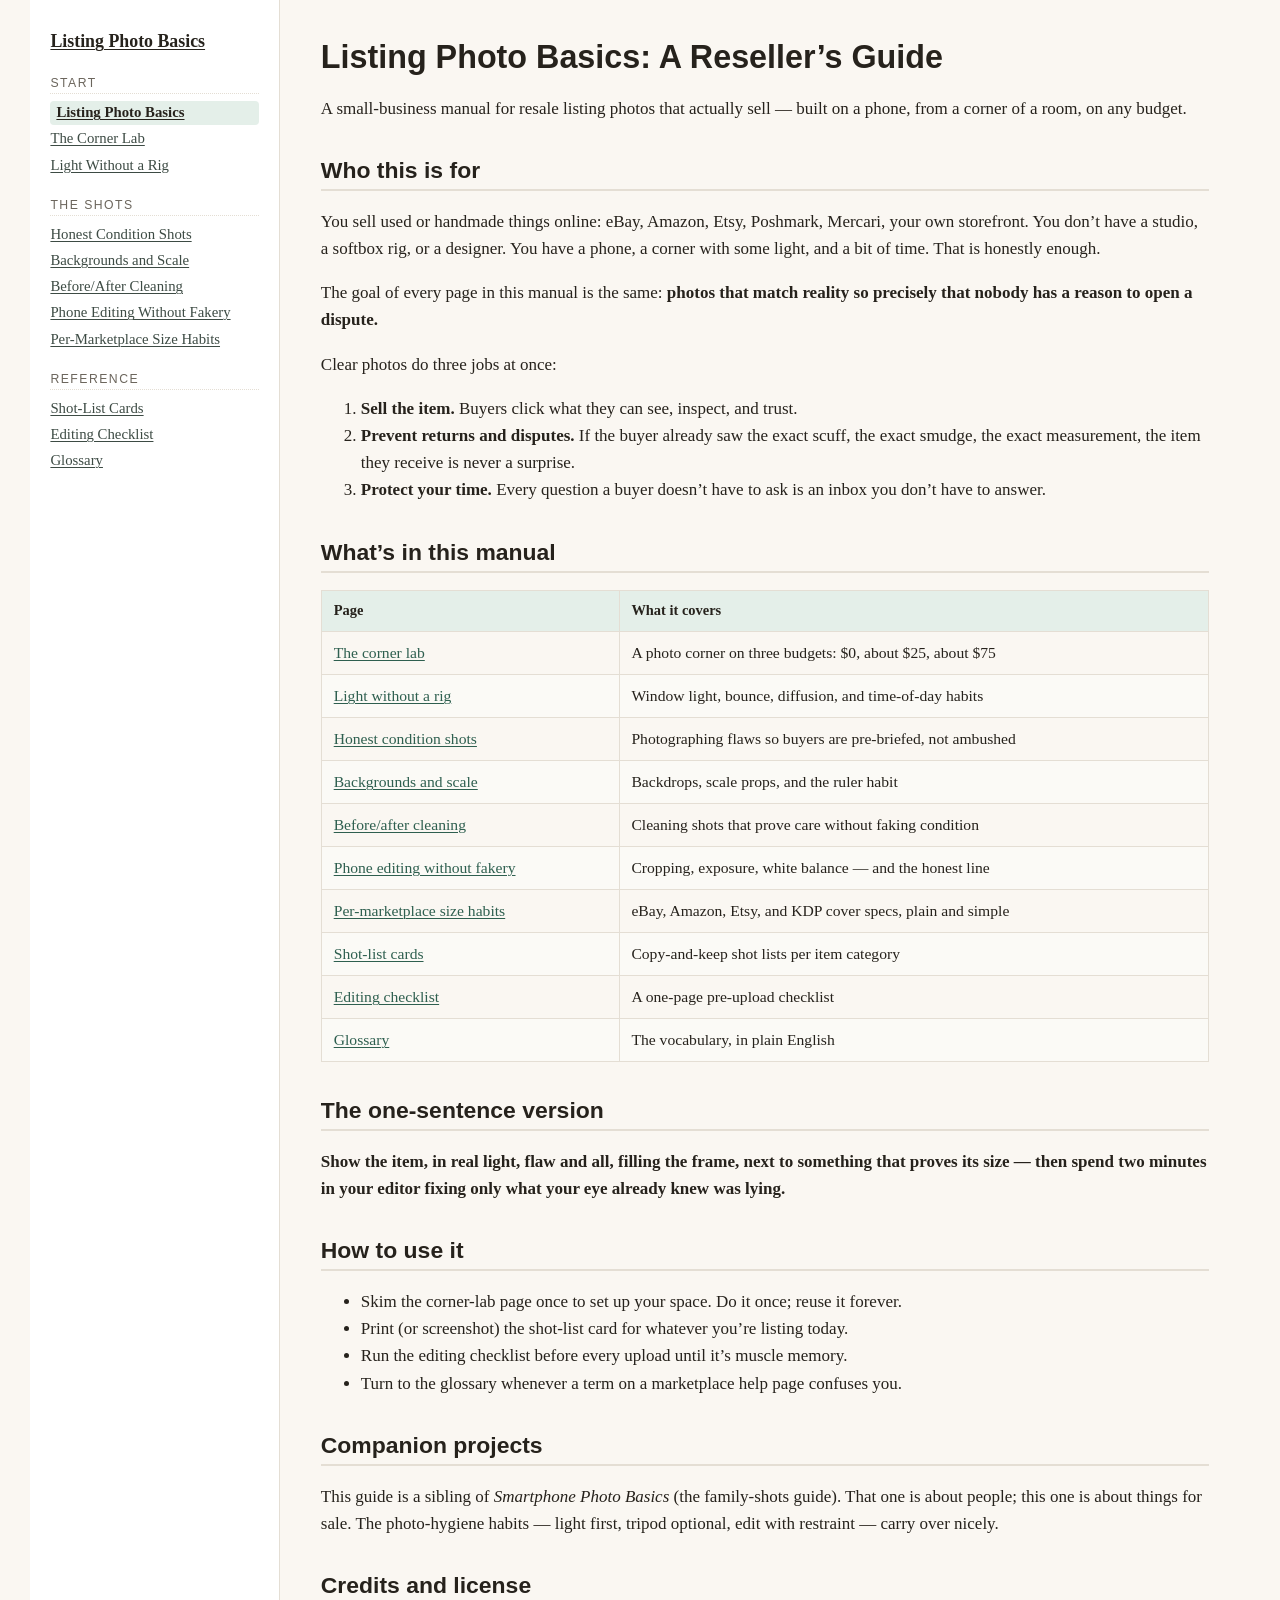
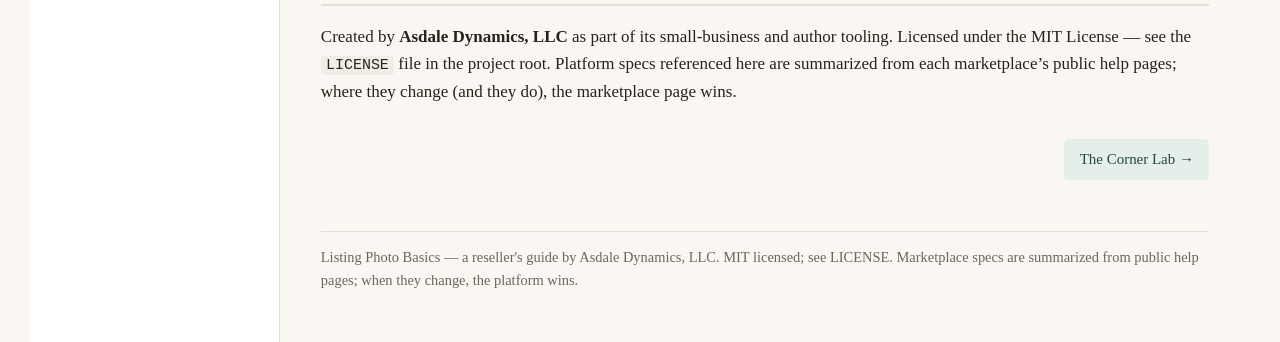
<file: site/index.html>
<!DOCTYPE html>
<html lang="en">
<head>
<meta charset="utf-8">
<meta name="viewport" content="width=device-width, initial-scale=1">
<title>Listing Photo Basics: A Reseller&#x27;s Guide — Listing Photo Basics</title>
<meta name="description" content="Small-business manual for resale listing photos that sell: light without a rig, honest condition shots, phone editing without fakery, and per-marketplace size habits.">
<link rel="stylesheet" href="style.css">
</head>
<body>
<div class="layout">
<nav class="sidebar">
<a class="site-title" href="index.html">Listing Photo Basics</a>
<h2 class="sec">Start</h2>
<ul>
<li><a class="current" href="index.html">Listing Photo Basics</a></li>
<li><a href="01-corner-lab.html">The Corner Lab</a></li>
<li><a href="02-light.html">Light Without a Rig</a></li>
</ul>
<h2 class="sec">The Shots</h2>
<ul>
<li><a href="03-condition.html">Honest Condition Shots</a></li>
<li><a href="04-backgrounds.html">Backgrounds and Scale</a></li>
<li><a href="05-cleaning.html">Before/After Cleaning</a></li>
<li><a href="06-editing.html">Phone Editing Without Fakery</a></li>
<li><a href="07-marketplaces.html">Per-Marketplace Size Habits</a></li>
</ul>
<h2 class="sec">Reference</h2>
<ul>
<li><a href="08-shot-lists.html">Shot-List Cards</a></li>
<li><a href="09-editing-checklist.html">Editing Checklist</a></li>
<li><a href="10-glossary.html">Glossary</a></li>
</ul>
</nav>
<main>
<article>
<h1>Listing Photo Basics: A Reseller&rsquo;s Guide</h1>
<p>A small-business manual for resale listing photos that actually sell — built on a phone, from a corner of a room, on any budget.</p>
<h2>Who this is for</h2>
<p>You sell used or handmade things online: eBay, Amazon, Etsy, Poshmark, Mercari, your own storefront. You don&rsquo;t have a studio, a softbox rig, or a designer. You have a phone, a corner with some light, and a bit of time. That is honestly enough.</p>
<p>The goal of every page in this manual is the same: <strong>photos that match reality so precisely that nobody has a reason to open a dispute.</strong></p>
<p>Clear photos do three jobs at once:</p>
<ol>
<li><strong>Sell the item.</strong> Buyers click what they can see, inspect, and trust.</li>
<li><strong>Prevent returns and disputes.</strong> If the buyer already saw the exact scuff, the exact smudge, the exact measurement, the item they receive is never a surprise.</li>
<li><strong>Protect your time.</strong> Every question a buyer doesn&rsquo;t have to ask is an inbox you don&rsquo;t have to answer.</li>
</ol>
<h2>What&rsquo;s in this manual</h2>
<table>
<thead>
<tr>
<th>Page</th>
<th>What it covers</th>
</tr>
</thead>
<tbody>
<tr>
<td><a href="01-corner-lab.html">The corner lab</a></td>
<td>A photo corner on three budgets: $0, about $25, about $75</td>
</tr>
<tr>
<td><a href="02-light.html">Light without a rig</a></td>
<td>Window light, bounce, diffusion, and time-of-day habits</td>
</tr>
<tr>
<td><a href="03-condition.html">Honest condition shots</a></td>
<td>Photographing flaws so buyers are pre-briefed, not ambushed</td>
</tr>
<tr>
<td><a href="04-backgrounds.html">Backgrounds and scale</a></td>
<td>Backdrops, scale props, and the ruler habit</td>
</tr>
<tr>
<td><a href="05-cleaning.html">Before/after cleaning</a></td>
<td>Cleaning shots that prove care without faking condition</td>
</tr>
<tr>
<td><a href="06-editing.html">Phone editing without fakery</a></td>
<td>Cropping, exposure, white balance — and the honest line</td>
</tr>
<tr>
<td><a href="07-marketplaces.html">Per-marketplace size habits</a></td>
<td>eBay, Amazon, Etsy, and KDP cover specs, plain and simple</td>
</tr>
<tr>
<td><a href="08-shot-lists.html">Shot-list cards</a></td>
<td>Copy-and-keep shot lists per item category</td>
</tr>
<tr>
<td><a href="09-editing-checklist.html">Editing checklist</a></td>
<td>A one-page pre-upload checklist</td>
</tr>
<tr>
<td><a href="10-glossary.html">Glossary</a></td>
<td>The vocabulary, in plain English</td>
</tr>
</tbody>
</table>
<h2>The one-sentence version</h2>
<p><strong>Show the item, in real light, flaw and all, filling the frame, next to something that proves its size — then spend two minutes in your editor fixing only what your eye already knew was lying.</strong></p>
<h2>How to use it</h2>
<ul>
<li>Skim the corner-lab page once to set up your space. Do it once; reuse it forever.</li>
<li>Print (or screenshot) the shot-list card for whatever you&rsquo;re listing today.</li>
<li>Run the editing checklist before every upload until it&rsquo;s muscle memory.</li>
<li>Turn to the glossary whenever a term on a marketplace help page confuses you.</li>
</ul>
<h2>Companion projects</h2>
<p>This guide is a sibling of <em>Smartphone Photo Basics</em> (the family-shots guide). That one is about people; this one is about things for sale. The photo-hygiene habits — light first, tripod optional, edit with restraint — carry over nicely.</p>
<h2>Credits and license</h2>
<p>Created by <strong>Asdale Dynamics, LLC</strong> as part of its small-business and author tooling. Licensed under the MIT License — see the <code>LICENSE</code> file in the project root. Platform specs referenced here are summarized from each marketplace&rsquo;s public help pages; where they change (and they do), the marketplace page wins.</p>
</article>
<nav class="pager">
<span></span>
<a href="01-corner-lab.html">The Corner Lab &rarr;</a>
</nav>
<div class="pagefooter">Listing Photo Basics — a reseller&#x27;s guide by Asdale Dynamics, LLC. MIT licensed; see LICENSE. Marketplace specs are summarized from public help pages; when they change, the platform wins.</div>
</main>
</div>
</body>
</html>
</file>
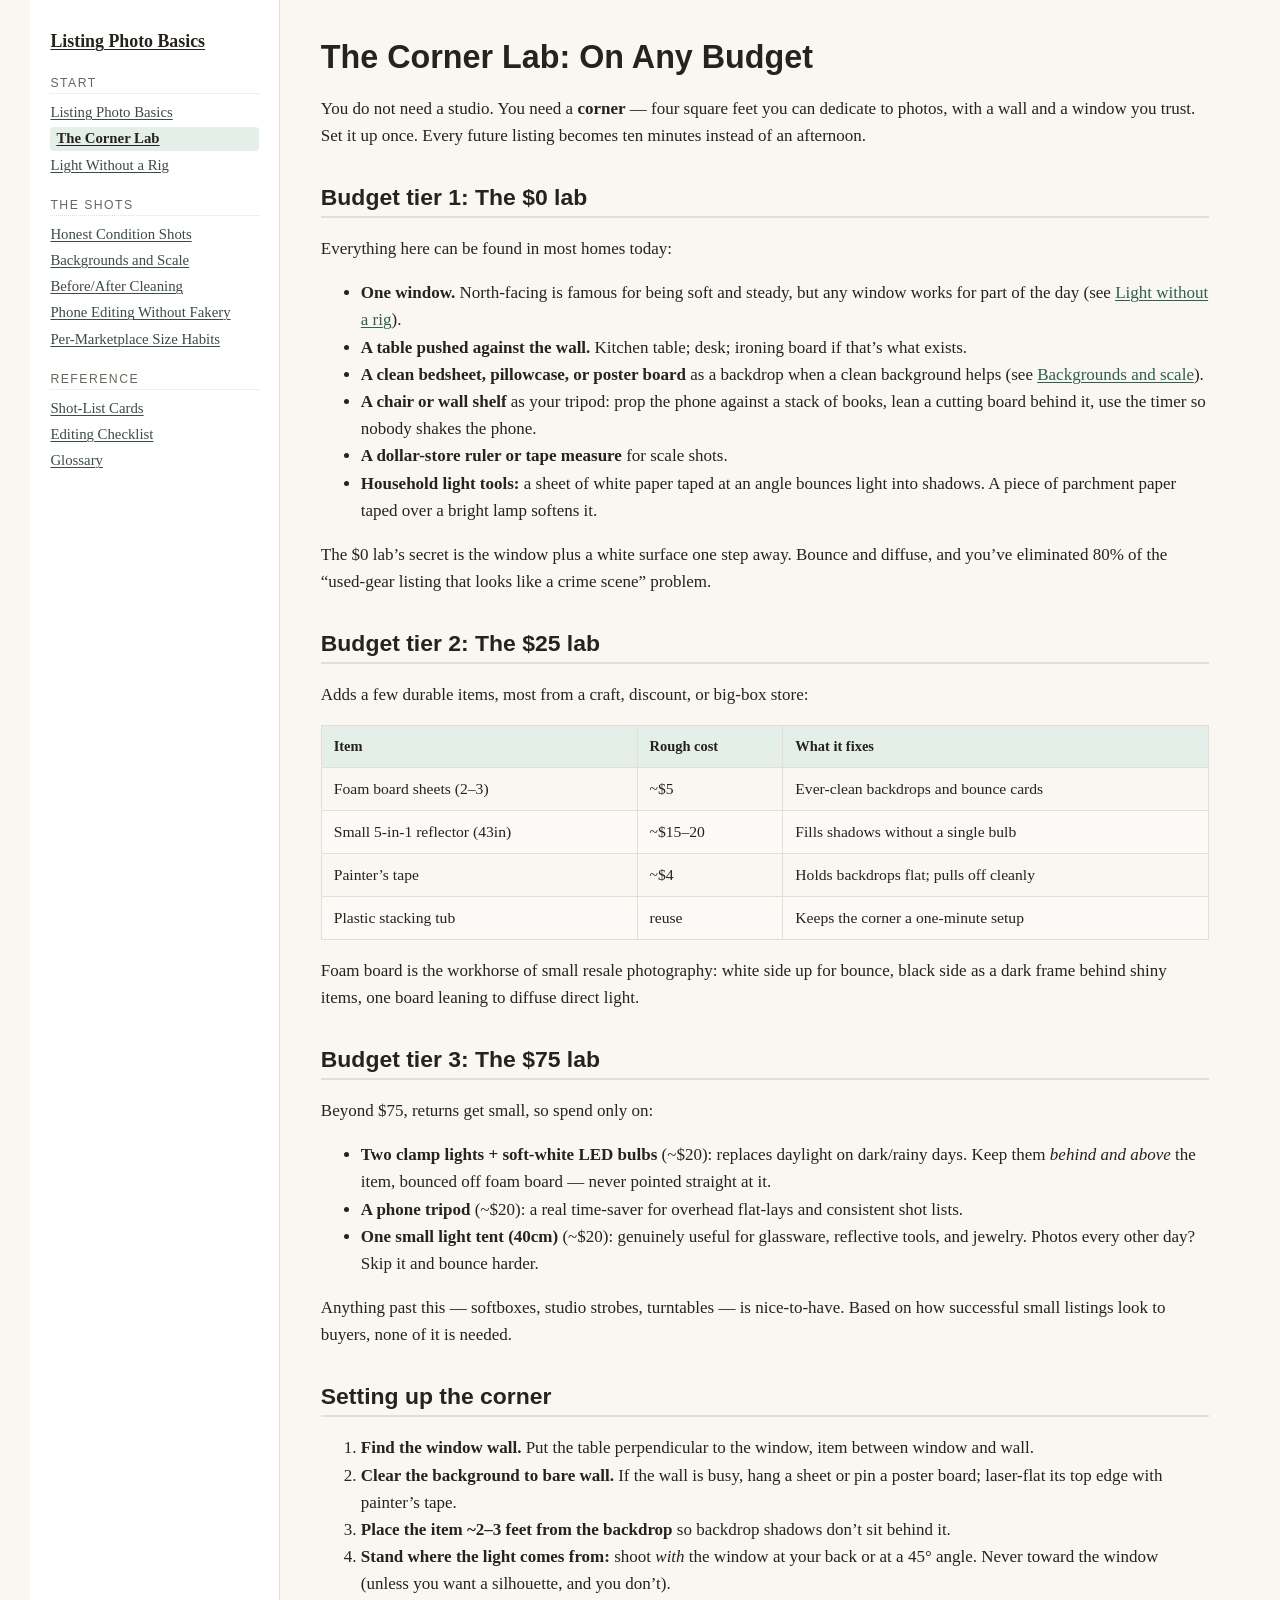
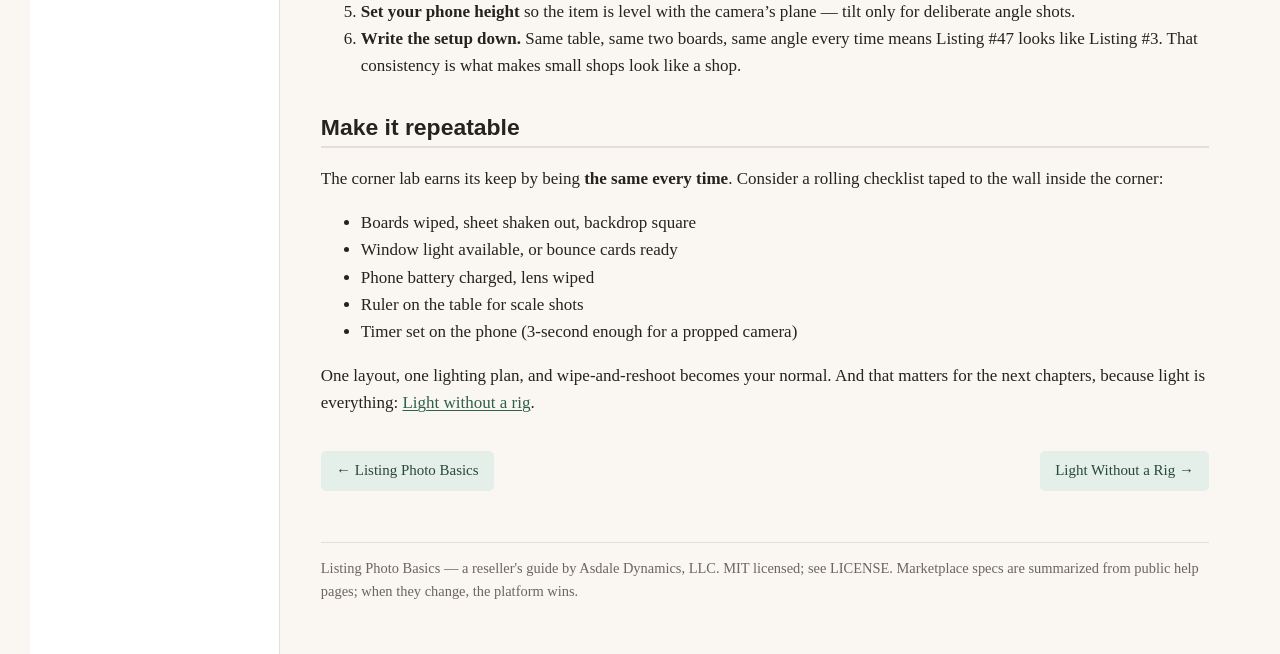
<file: site/01-corner-lab.html>
<!DOCTYPE html>
<html lang="en">
<head>
<meta charset="utf-8">
<meta name="viewport" content="width=device-width, initial-scale=1">
<title>The Corner Lab: On Any Budget — Listing Photo Basics</title>
<meta name="description" content="Small-business manual for resale listing photos that sell: light without a rig, honest condition shots, phone editing without fakery, and per-marketplace size habits.">
<link rel="stylesheet" href="style.css">
</head>
<body>
<div class="layout">
<nav class="sidebar">
<a class="site-title" href="index.html">Listing Photo Basics</a>
<h2 class="sec">Start</h2>
<ul>
<li><a href="index.html">Listing Photo Basics</a></li>
<li><a class="current" href="01-corner-lab.html">The Corner Lab</a></li>
<li><a href="02-light.html">Light Without a Rig</a></li>
</ul>
<h2 class="sec">The Shots</h2>
<ul>
<li><a href="03-condition.html">Honest Condition Shots</a></li>
<li><a href="04-backgrounds.html">Backgrounds and Scale</a></li>
<li><a href="05-cleaning.html">Before/After Cleaning</a></li>
<li><a href="06-editing.html">Phone Editing Without Fakery</a></li>
<li><a href="07-marketplaces.html">Per-Marketplace Size Habits</a></li>
</ul>
<h2 class="sec">Reference</h2>
<ul>
<li><a href="08-shot-lists.html">Shot-List Cards</a></li>
<li><a href="09-editing-checklist.html">Editing Checklist</a></li>
<li><a href="10-glossary.html">Glossary</a></li>
</ul>
</nav>
<main>
<article>
<h1>The Corner Lab: On Any Budget</h1>
<p>You do not need a studio. You need a <strong>corner</strong> — four square feet you can dedicate to photos, with a wall and a window you trust. Set it up once. Every future listing becomes ten minutes instead of an afternoon.</p>
<h2>Budget tier 1: The $0 lab</h2>
<p>Everything here can be found in most homes today:</p>
<ul>
<li><strong>One window.</strong> North-facing is famous for being soft and steady, but any window works for part of the day (see <a href="02-light.html">Light without a rig</a>).</li>
<li><strong>A table pushed against the wall.</strong> Kitchen table; desk; ironing board if that&rsquo;s what exists.</li>
<li><strong>A clean bedsheet, pillowcase, or poster board</strong> as a backdrop when a clean background helps (see <a href="04-backgrounds.html">Backgrounds and scale</a>).</li>
<li><strong>A chair or wall shelf</strong> as your tripod: prop the phone against a stack of books, lean a cutting board behind it, use the timer so nobody shakes the phone.</li>
<li><strong>A dollar-store ruler or tape measure</strong> for scale shots.</li>
<li><strong>Household light tools:</strong> a sheet of white paper taped at an angle bounces light into shadows. A piece of parchment paper taped over a bright lamp softens it.</li>
</ul>
<p>The $0 lab&rsquo;s secret is the window plus a white surface one step away. Bounce and diffuse, and you&rsquo;ve eliminated 80% of the &ldquo;used-gear listing that looks like a crime scene&rdquo; problem.</p>
<h2>Budget tier 2: The $25 lab</h2>
<p>Adds a few durable items, most from a craft, discount, or big-box store:</p>
<table>
<thead>
<tr>
<th>Item</th>
<th>Rough cost</th>
<th>What it fixes</th>
</tr>
</thead>
<tbody>
<tr>
<td>Foam board sheets (2–3)</td>
<td>~$5</td>
<td>Ever-clean backdrops and bounce cards</td>
</tr>
<tr>
<td>Small 5-in-1 reflector (43in)</td>
<td>~$15–20</td>
<td>Fills shadows without a single bulb</td>
</tr>
<tr>
<td>Painter&rsquo;s tape</td>
<td>~$4</td>
<td>Holds backdrops flat; pulls off cleanly</td>
</tr>
<tr>
<td>Plastic stacking tub</td>
<td>reuse</td>
<td>Keeps the corner a one-minute setup</td>
</tr>
</tbody>
</table>
<p>Foam board is the workhorse of small resale photography: white side up for bounce, black side as a dark frame behind shiny items, one board leaning to diffuse direct light.</p>
<h2>Budget tier 3: The $75 lab</h2>
<p>Beyond $75, returns get small, so spend only on:</p>
<ul>
<li><strong>Two clamp lights + soft-white LED bulbs</strong> (~$20): replaces daylight on dark/rainy days. Keep them <em>behind and above</em> the item, bounced off foam board — never pointed straight at it.</li>
<li><strong>A phone tripod</strong> (~$20): a real time-saver for overhead flat-lays and consistent shot lists.</li>
<li><strong>One small light tent (40cm)</strong> (~$20): genuinely useful for glassware, reflective tools, and jewelry. Photos every other day? Skip it and bounce harder.</li>
</ul>
<p>Anything past this — softboxes, studio strobes, turntables — is nice-to-have. Based on how successful small listings look to buyers, none of it is needed.</p>
<h2>Setting up the corner</h2>
<ol>
<li><strong>Find the window wall.</strong> Put the table perpendicular to the window, item between window and wall.</li>
<li><strong>Clear the background to bare wall.</strong> If the wall is busy, hang a sheet or pin a poster board; laser-flat its top edge with painter&rsquo;s tape.</li>
<li><strong>Place the item ~2–3 feet from the backdrop</strong> so backdrop shadows don&rsquo;t sit behind it.</li>
<li><strong>Stand where the light comes from:</strong> shoot <em>with</em> the window at your back or at a 45° angle. Never toward the window (unless you want a silhouette, and you don&rsquo;t).</li>
<li><strong>Set your phone height</strong> so the item is level with the camera&rsquo;s plane — tilt only for deliberate angle shots.</li>
<li><strong>Write the setup down.</strong> Same table, same two boards, same angle every time means Listing #47 looks like Listing #3. That consistency is what makes small shops look like a shop.</li>
</ol>
<h2>Make it repeatable</h2>
<p>The corner lab earns its keep by being <strong>the same every time</strong>. Consider a rolling checklist taped to the wall inside the corner:</p>
<ul>
<li>Boards wiped, sheet shaken out, backdrop square</li>
<li>Window light available, or bounce cards ready</li>
<li>Phone battery charged, lens wiped</li>
<li>Ruler on the table for scale shots</li>
<li>Timer set on the phone (3-second enough for a propped camera)</li>
</ul>
<p>One layout, one lighting plan, and wipe-and-reshoot becomes your normal. And that matters for the next chapters, because light is everything: <a href="02-light.html">Light without a rig</a>.</p>
</article>
<nav class="pager">
<a href="index.html">&larr; Listing Photo Basics</a>
<a href="02-light.html">Light Without a Rig &rarr;</a>
</nav>
<div class="pagefooter">Listing Photo Basics — a reseller&#x27;s guide by Asdale Dynamics, LLC. MIT licensed; see LICENSE. Marketplace specs are summarized from public help pages; when they change, the platform wins.</div>
</main>
</div>
</body>
</html>
</file>
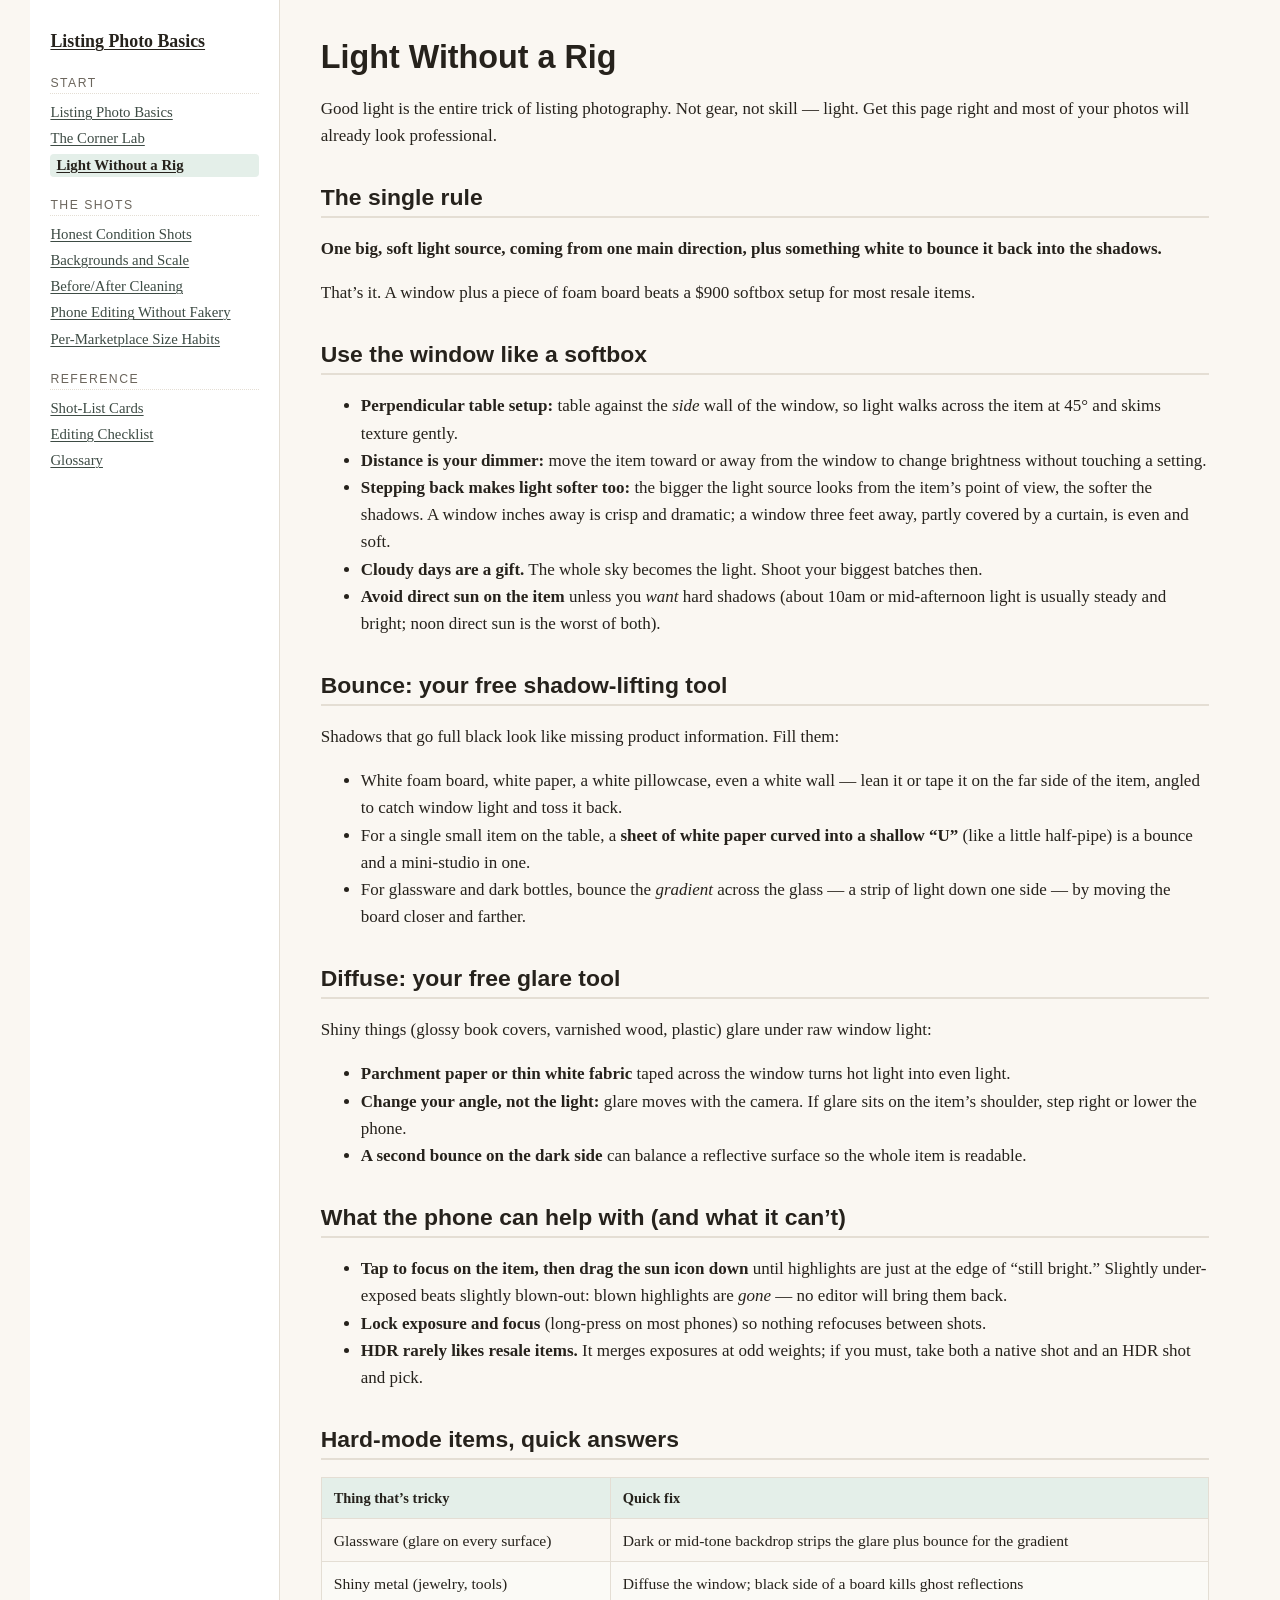
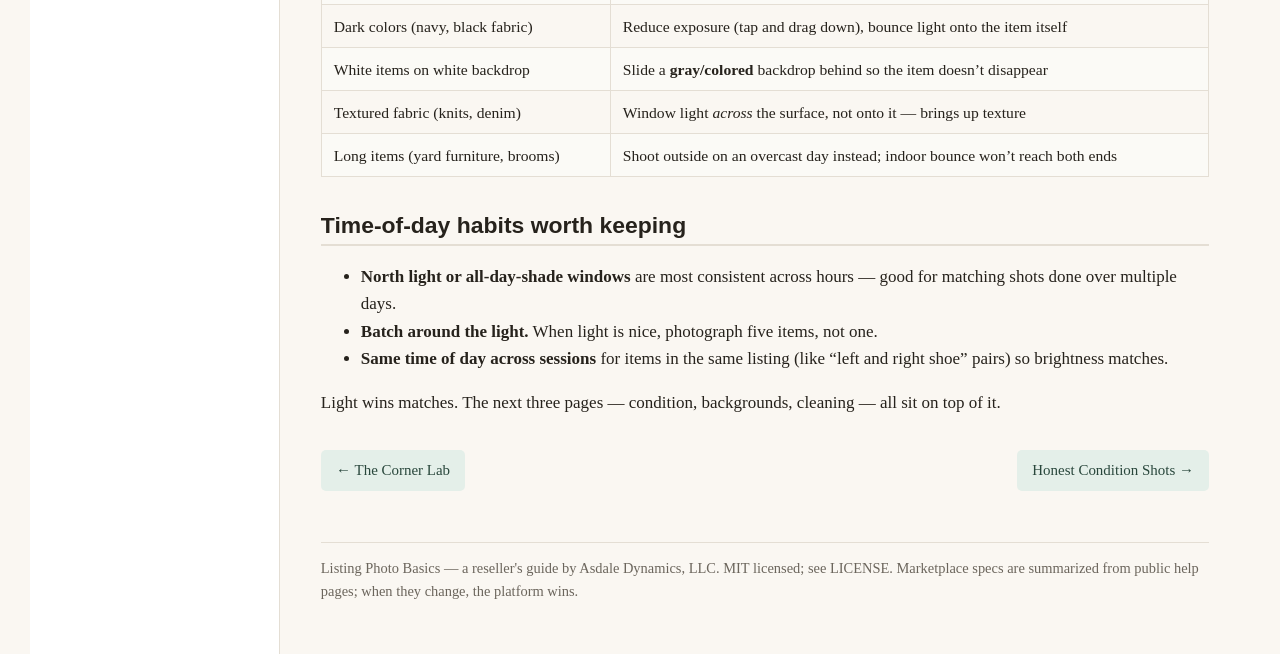
<file: site/02-light.html>
<!DOCTYPE html>
<html lang="en">
<head>
<meta charset="utf-8">
<meta name="viewport" content="width=device-width, initial-scale=1">
<title>Light Without a Rig — Listing Photo Basics</title>
<meta name="description" content="Small-business manual for resale listing photos that sell: light without a rig, honest condition shots, phone editing without fakery, and per-marketplace size habits.">
<link rel="stylesheet" href="style.css">
</head>
<body>
<div class="layout">
<nav class="sidebar">
<a class="site-title" href="index.html">Listing Photo Basics</a>
<h2 class="sec">Start</h2>
<ul>
<li><a href="index.html">Listing Photo Basics</a></li>
<li><a href="01-corner-lab.html">The Corner Lab</a></li>
<li><a class="current" href="02-light.html">Light Without a Rig</a></li>
</ul>
<h2 class="sec">The Shots</h2>
<ul>
<li><a href="03-condition.html">Honest Condition Shots</a></li>
<li><a href="04-backgrounds.html">Backgrounds and Scale</a></li>
<li><a href="05-cleaning.html">Before/After Cleaning</a></li>
<li><a href="06-editing.html">Phone Editing Without Fakery</a></li>
<li><a href="07-marketplaces.html">Per-Marketplace Size Habits</a></li>
</ul>
<h2 class="sec">Reference</h2>
<ul>
<li><a href="08-shot-lists.html">Shot-List Cards</a></li>
<li><a href="09-editing-checklist.html">Editing Checklist</a></li>
<li><a href="10-glossary.html">Glossary</a></li>
</ul>
</nav>
<main>
<article>
<h1>Light Without a Rig</h1>
<p>Good light is the entire trick of listing photography. Not gear, not skill — light. Get this page right and most of your photos will already look professional.</p>
<h2>The single rule</h2>
<p><strong>One big, soft light source, coming from one main direction, plus something white to bounce it back into the shadows.</strong></p>
<p>That&rsquo;s it. A window plus a piece of foam board beats a $900 softbox setup for most resale items.</p>
<h2>Use the window like a softbox</h2>
<ul>
<li><strong>Perpendicular table setup:</strong> table against the <em>side</em> wall of the window, so light walks across the item at 45° and skims texture gently.</li>
<li><strong>Distance is your dimmer:</strong> move the item toward or away from the window to change brightness without touching a setting.</li>
<li><strong>Stepping back makes light softer too:</strong> the bigger the light source looks from the item&rsquo;s point of view, the softer the shadows. A window inches away is crisp and dramatic; a window three feet away, partly covered by a curtain, is even and soft.</li>
<li><strong>Cloudy days are a gift.</strong> The whole sky becomes the light. Shoot your biggest batches then.</li>
<li><strong>Avoid direct sun on the item</strong> unless you <em>want</em> hard shadows (about 10am or mid-afternoon light is usually steady and bright; noon direct sun is the worst of both).</li>
</ul>
<h2>Bounce: your free shadow-lifting tool</h2>
<p>Shadows that go full black look like missing product information. Fill them:</p>
<ul>
<li>White foam board, white paper, a white pillowcase, even a white wall — lean it or tape it on the far side of the item, angled to catch window light and toss it back.</li>
<li>For a single small item on the table, a <strong>sheet of white paper curved into a shallow &ldquo;U&rdquo;</strong> (like a little half-pipe) is a bounce and a mini-studio in one.</li>
<li>For glassware and dark bottles, bounce the <em>gradient</em> across the glass — a strip of light down one side — by moving the board closer and farther.</li>
</ul>
<h2>Diffuse: your free glare tool</h2>
<p>Shiny things (glossy book covers, varnished wood, plastic) glare under raw window light:</p>
<ul>
<li><strong>Parchment paper or thin white fabric</strong> taped across the window turns hot light into even light.</li>
<li><strong>Change your angle, not the light:</strong> glare moves with the camera. If glare sits on the item&rsquo;s shoulder, step right or lower the phone.</li>
<li><strong>A second bounce on the dark side</strong> can balance a reflective surface so the whole item is readable.</li>
</ul>
<h2>What the phone can help with (and what it can&rsquo;t)</h2>
<ul>
<li><strong>Tap to focus on the item, then drag the sun icon down</strong> until highlights are just at the edge of &ldquo;still bright.&rdquo; Slightly under-exposed beats slightly blown-out: blown highlights are <em>gone</em> — no editor will bring them back.</li>
<li><strong>Lock exposure and focus</strong> (long-press on most phones) so nothing refocuses between shots.</li>
<li><strong>HDR rarely likes resale items.</strong> It merges exposures at odd weights; if you must, take both a native shot and an HDR shot and pick.</li>
</ul>
<h2>Hard-mode items, quick answers</h2>
<table>
<thead>
<tr>
<th>Thing that&rsquo;s tricky</th>
<th>Quick fix</th>
</tr>
</thead>
<tbody>
<tr>
<td>Glassware (glare on every surface)</td>
<td>Dark or mid-tone backdrop strips the glare plus bounce for the gradient</td>
</tr>
<tr>
<td>Shiny metal (jewelry, tools)</td>
<td>Diffuse the window; black side of a board kills ghost reflections</td>
</tr>
<tr>
<td>Dark colors (navy, black fabric)</td>
<td>Reduce exposure (tap and drag down), bounce light onto the item itself</td>
</tr>
<tr>
<td>White items on white backdrop</td>
<td>Slide a <strong>gray/colored</strong> backdrop behind so the item doesn&rsquo;t disappear</td>
</tr>
<tr>
<td>Textured fabric (knits, denim)</td>
<td>Window light <em>across</em> the surface, not onto it — brings up texture</td>
</tr>
<tr>
<td>Long items (yard furniture, brooms)</td>
<td>Shoot outside on an overcast day instead; indoor bounce won&rsquo;t reach both ends</td>
</tr>
</tbody>
</table>
<h2>Time-of-day habits worth keeping</h2>
<ul>
<li><strong>North light or all-day-shade windows</strong> are most consistent across hours — good for matching shots done over multiple days.</li>
<li><strong>Batch around the light.</strong> When light is nice, photograph five items, not one.</li>
<li><strong>Same time of day across sessions</strong> for items in the same listing (like &ldquo;left and right shoe&rdquo; pairs) so brightness matches.</li>
</ul>
<p>Light wins matches. The next three pages — condition, backgrounds, cleaning — all sit on top of it.</p>
</article>
<nav class="pager">
<a href="01-corner-lab.html">&larr; The Corner Lab</a>
<a href="03-condition.html">Honest Condition Shots &rarr;</a>
</nav>
<div class="pagefooter">Listing Photo Basics — a reseller&#x27;s guide by Asdale Dynamics, LLC. MIT licensed; see LICENSE. Marketplace specs are summarized from public help pages; when they change, the platform wins.</div>
</main>
</div>
</body>
</html>
</file>
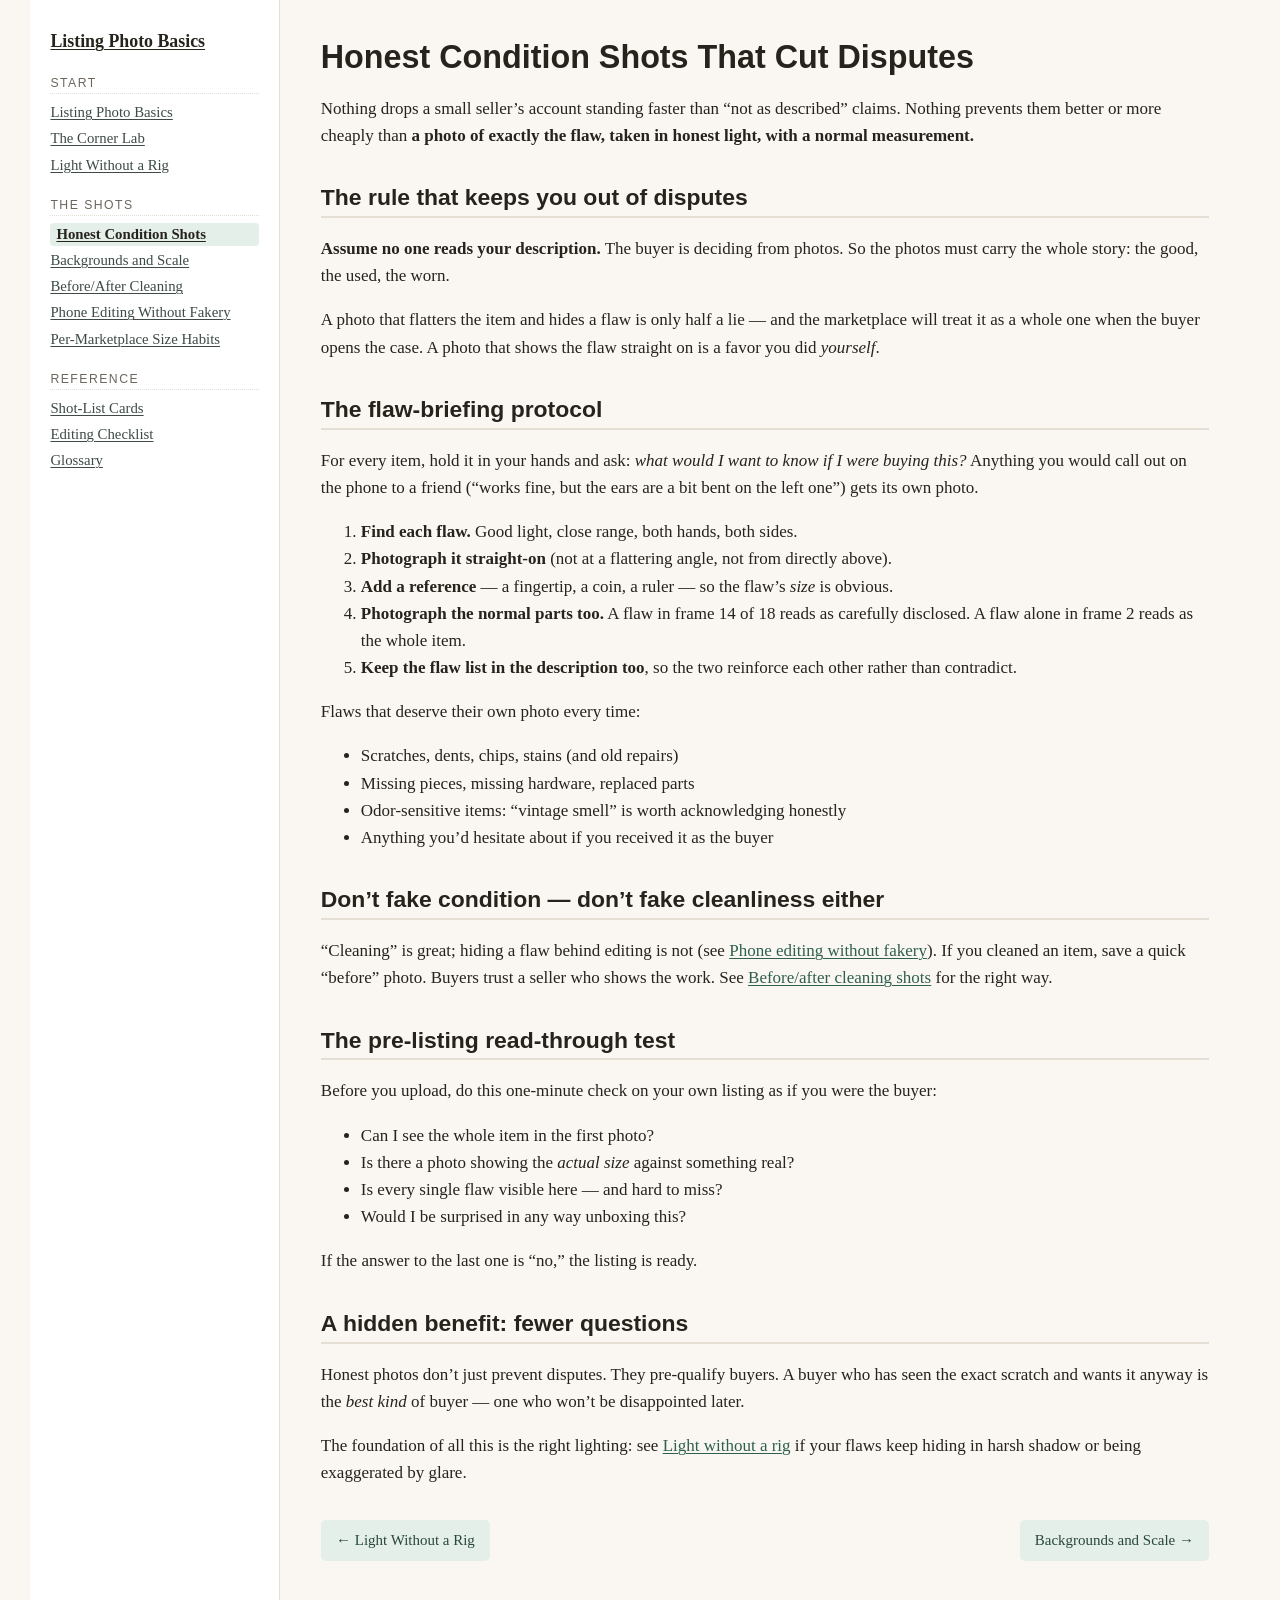
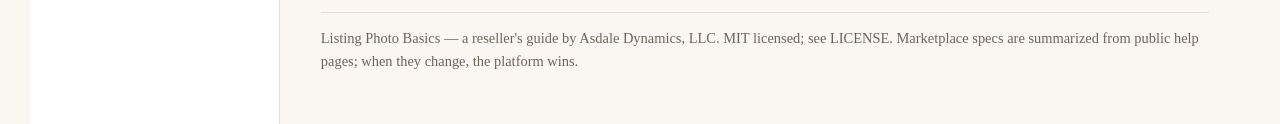
<file: site/03-condition.html>
<!DOCTYPE html>
<html lang="en">
<head>
<meta charset="utf-8">
<meta name="viewport" content="width=device-width, initial-scale=1">
<title>Honest Condition Shots That Cut Disputes — Listing Photo Basics</title>
<meta name="description" content="Small-business manual for resale listing photos that sell: light without a rig, honest condition shots, phone editing without fakery, and per-marketplace size habits.">
<link rel="stylesheet" href="style.css">
</head>
<body>
<div class="layout">
<nav class="sidebar">
<a class="site-title" href="index.html">Listing Photo Basics</a>
<h2 class="sec">Start</h2>
<ul>
<li><a href="index.html">Listing Photo Basics</a></li>
<li><a href="01-corner-lab.html">The Corner Lab</a></li>
<li><a href="02-light.html">Light Without a Rig</a></li>
</ul>
<h2 class="sec">The Shots</h2>
<ul>
<li><a class="current" href="03-condition.html">Honest Condition Shots</a></li>
<li><a href="04-backgrounds.html">Backgrounds and Scale</a></li>
<li><a href="05-cleaning.html">Before/After Cleaning</a></li>
<li><a href="06-editing.html">Phone Editing Without Fakery</a></li>
<li><a href="07-marketplaces.html">Per-Marketplace Size Habits</a></li>
</ul>
<h2 class="sec">Reference</h2>
<ul>
<li><a href="08-shot-lists.html">Shot-List Cards</a></li>
<li><a href="09-editing-checklist.html">Editing Checklist</a></li>
<li><a href="10-glossary.html">Glossary</a></li>
</ul>
</nav>
<main>
<article>
<h1>Honest Condition Shots That Cut Disputes</h1>
<p>Nothing drops a small seller&rsquo;s account standing faster than &ldquo;not as described&rdquo; claims. Nothing prevents them better or more cheaply than <strong>a photo of exactly the flaw, taken in honest light, with a normal measurement.</strong></p>
<h2>The rule that keeps you out of disputes</h2>
<p><strong>Assume no one reads your description.</strong> The buyer is deciding from photos. So the photos must carry the whole story: the good, the used, the worn.</p>
<p>A photo that flatters the item and hides a flaw is only half a lie — and the marketplace will treat it as a whole one when the buyer opens the case. A photo that shows the flaw straight on is a favor you did <em>yourself</em>.</p>
<h2>The flaw-briefing protocol</h2>
<p>For every item, hold it in your hands and ask: <em>what would I want to know if I were buying this?</em> Anything you would call out on the phone to a friend (&ldquo;works fine, but the ears are a bit bent on the left one&rdquo;) gets its own photo.</p>
<ol>
<li><strong>Find each flaw.</strong> Good light, close range, both hands, both sides.</li>
<li><strong>Photograph it straight-on</strong> (not at a flattering angle, not from directly above).</li>
<li><strong>Add a reference</strong> — a fingertip, a coin, a ruler — so the flaw&rsquo;s <em>size</em> is obvious.</li>
<li><strong>Photograph the normal parts too.</strong> A flaw in frame 14 of 18 reads as carefully disclosed. A flaw alone in frame 2 reads as the whole item.</li>
<li><strong>Keep the flaw list in the description too</strong>, so the two reinforce each other rather than contradict.</li>
</ol>
<p>Flaws that deserve their own photo every time:</p>
<ul>
<li>Scratches, dents, chips, stains (and old repairs)</li>
<li>Missing pieces, missing hardware, replaced parts</li>
<li>Odor-sensitive items: &ldquo;vintage smell&rdquo; is worth acknowledging honestly</li>
<li>Anything you&rsquo;d hesitate about if you received it as the buyer</li>
</ul>
<h2>Don&rsquo;t fake condition — don&rsquo;t fake cleanliness either</h2>
<p>&ldquo;Cleaning&rdquo; is great; hiding a flaw behind editing is not (see <a href="06-editing.html">Phone editing without fakery</a>). If you cleaned an item, save a quick &ldquo;before&rdquo; photo. Buyers trust a seller who shows the work. See <a href="05-cleaning.html">Before/after cleaning shots</a> for the right way.</p>
<h2>The pre-listing read-through test</h2>
<p>Before you upload, do this one-minute check on your own listing as if you were the buyer:</p>
<ul>
<li>Can I see the whole item in the first photo?</li>
<li>Is there a photo showing the <em>actual size</em> against something real?</li>
<li>Is every single flaw visible here — and hard to miss?</li>
<li>Would I be surprised in any way unboxing this?</li>
</ul>
<p>If the answer to the last one is &ldquo;no,&rdquo; the listing is ready.</p>
<h2>A hidden benefit: fewer questions</h2>
<p>Honest photos don&rsquo;t just prevent disputes. They pre-qualify buyers. A buyer who has seen the exact scratch and wants it anyway is the <em>best kind</em> of buyer — one who won&rsquo;t be disappointed later.</p>
<p>The foundation of all this is the right lighting: see <a href="02-light.html">Light without a rig</a> if your flaws keep hiding in harsh shadow or being exaggerated by glare.</p>
</article>
<nav class="pager">
<a href="02-light.html">&larr; Light Without a Rig</a>
<a href="04-backgrounds.html">Backgrounds and Scale &rarr;</a>
</nav>
<div class="pagefooter">Listing Photo Basics — a reseller&#x27;s guide by Asdale Dynamics, LLC. MIT licensed; see LICENSE. Marketplace specs are summarized from public help pages; when they change, the platform wins.</div>
</main>
</div>
</body>
</html>
</file>
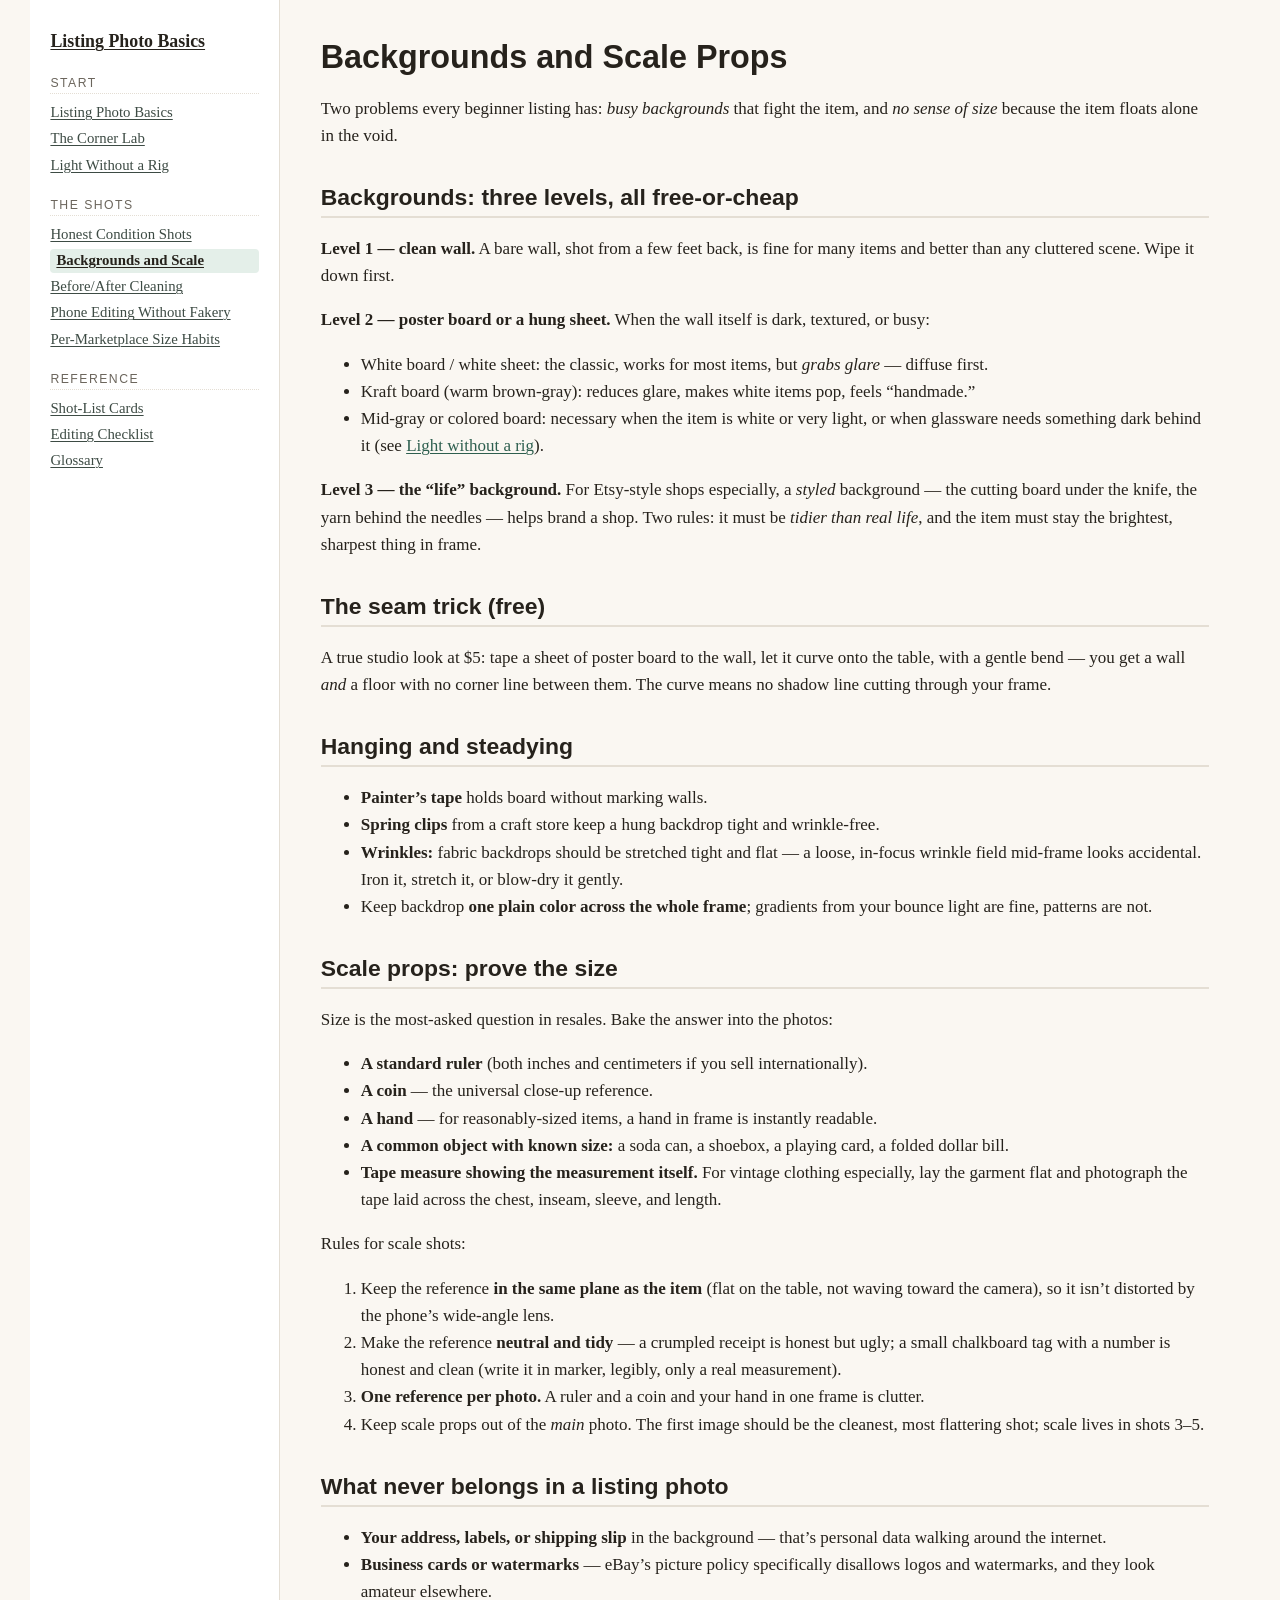
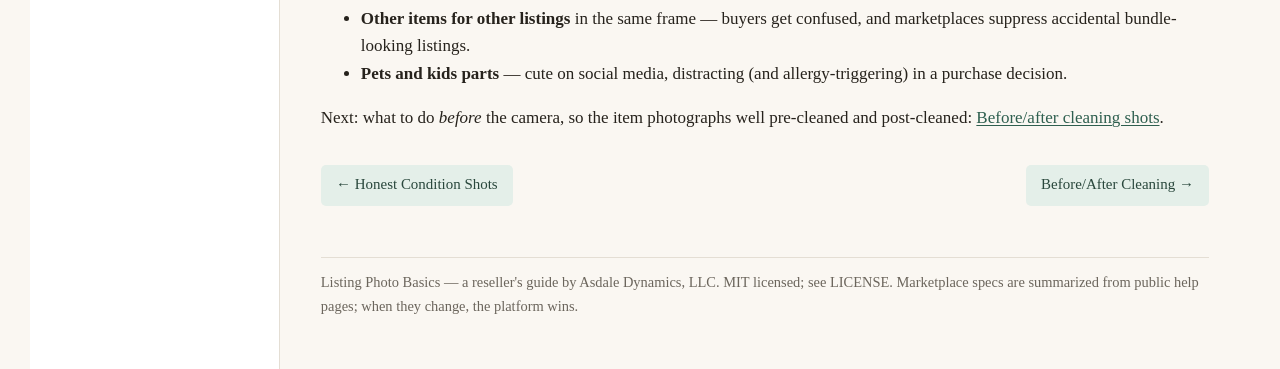
<file: site/04-backgrounds.html>
<!DOCTYPE html>
<html lang="en">
<head>
<meta charset="utf-8">
<meta name="viewport" content="width=device-width, initial-scale=1">
<title>Backgrounds and Scale Props — Listing Photo Basics</title>
<meta name="description" content="Small-business manual for resale listing photos that sell: light without a rig, honest condition shots, phone editing without fakery, and per-marketplace size habits.">
<link rel="stylesheet" href="style.css">
</head>
<body>
<div class="layout">
<nav class="sidebar">
<a class="site-title" href="index.html">Listing Photo Basics</a>
<h2 class="sec">Start</h2>
<ul>
<li><a href="index.html">Listing Photo Basics</a></li>
<li><a href="01-corner-lab.html">The Corner Lab</a></li>
<li><a href="02-light.html">Light Without a Rig</a></li>
</ul>
<h2 class="sec">The Shots</h2>
<ul>
<li><a href="03-condition.html">Honest Condition Shots</a></li>
<li><a class="current" href="04-backgrounds.html">Backgrounds and Scale</a></li>
<li><a href="05-cleaning.html">Before/After Cleaning</a></li>
<li><a href="06-editing.html">Phone Editing Without Fakery</a></li>
<li><a href="07-marketplaces.html">Per-Marketplace Size Habits</a></li>
</ul>
<h2 class="sec">Reference</h2>
<ul>
<li><a href="08-shot-lists.html">Shot-List Cards</a></li>
<li><a href="09-editing-checklist.html">Editing Checklist</a></li>
<li><a href="10-glossary.html">Glossary</a></li>
</ul>
</nav>
<main>
<article>
<h1>Backgrounds and Scale Props</h1>
<p>Two problems every beginner listing has: <em>busy backgrounds</em> that fight the item, and <em>no sense of size</em> because the item floats alone in the void.</p>
<h2>Backgrounds: three levels, all free-or-cheap</h2>
<p><strong>Level 1 — clean wall.</strong> A bare wall, shot from a few feet back, is fine for many items and better than any cluttered scene. Wipe it down first.</p>
<p><strong>Level 2 — poster board or a hung sheet.</strong> When the wall itself is dark, textured, or busy:</p>
<ul>
<li>White board / white sheet: the classic, works for most items, but <em>grabs glare</em> — diffuse first.</li>
<li>Kraft board (warm brown-gray): reduces glare, makes white items pop, feels &ldquo;handmade.&rdquo;</li>
<li>Mid-gray or colored board: necessary when the item is white or very light, or when glassware needs something dark behind it (see <a href="02-light.html">Light without a rig</a>).</li>
</ul>
<p><strong>Level 3 — the &ldquo;life&rdquo; background.</strong> For Etsy-style shops especially, a <em>styled</em> background — the cutting board under the knife, the yarn behind the needles — helps brand a shop. Two rules: it must be <em>tidier than real life</em>, and the item must stay the brightest, sharpest thing in frame.</p>
<h2>The seam trick (free)</h2>
<p>A true studio look at $5: tape a sheet of poster board to the wall, let it curve onto the table, with a gentle bend — you get a wall <em>and</em> a floor with no corner line between them. The curve means no shadow line cutting through your frame.</p>
<h2>Hanging and steadying</h2>
<ul>
<li><strong>Painter&rsquo;s tape</strong> holds board without marking walls.</li>
<li><strong>Spring clips</strong> from a craft store keep a hung backdrop tight and wrinkle-free.</li>
<li><strong>Wrinkles:</strong> fabric backdrops should be stretched tight and flat — a loose, in-focus wrinkle field mid-frame looks accidental. Iron it, stretch it, or blow-dry it gently.</li>
<li>Keep backdrop <strong>one plain color across the whole frame</strong>; gradients from your bounce light are fine, patterns are not.</li>
</ul>
<h2>Scale props: prove the size</h2>
<p>Size is the most-asked question in resales. Bake the answer into the photos:</p>
<ul>
<li><strong>A standard ruler</strong> (both inches and centimeters if you sell internationally).</li>
<li><strong>A coin</strong> — the universal close-up reference.</li>
<li><strong>A hand</strong> — for reasonably-sized items, a hand in frame is instantly readable.</li>
<li><strong>A common object with known size:</strong> a soda can, a shoebox, a playing card, a folded dollar bill.</li>
<li><strong>Tape measure showing the measurement itself.</strong> For vintage clothing especially, lay the garment flat and photograph the tape laid across the chest, inseam, sleeve, and length.</li>
</ul>
<p>Rules for scale shots:</p>
<ol>
<li>Keep the reference <strong>in the same plane as the item</strong> (flat on the table, not waving toward the camera), so it isn&rsquo;t distorted by the phone&rsquo;s wide-angle lens.</li>
<li>Make the reference <strong>neutral and tidy</strong> — a crumpled receipt is honest but ugly; a small chalkboard tag with a number is honest and clean (write it in marker, legibly, only a real measurement).</li>
<li><strong>One reference per photo.</strong> A ruler and a coin and your hand in one frame is clutter.</li>
<li>Keep scale props out of the <em>main</em> photo. The first image should be the cleanest, most flattering shot; scale lives in shots 3–5.</li>
</ol>
<h2>What never belongs in a listing photo</h2>
<ul>
<li><strong>Your address, labels, or shipping slip</strong> in the background — that&rsquo;s personal data walking around the internet.</li>
<li><strong>Business cards or watermarks</strong> — eBay&rsquo;s picture policy specifically disallows logos and watermarks, and they look amateur elsewhere.</li>
<li><strong>Other items for other listings</strong> in the same frame — buyers get confused, and marketplaces suppress accidental bundle-looking listings.</li>
<li><strong>Pets and kids parts</strong> — cute on social media, distracting (and allergy-triggering) in a purchase decision.</li>
</ul>
<p>Next: what to do <em>before</em> the camera, so the item photographs well pre-cleaned and post-cleaned: <a href="05-cleaning.html">Before/after cleaning shots</a>.</p>
</article>
<nav class="pager">
<a href="03-condition.html">&larr; Honest Condition Shots</a>
<a href="05-cleaning.html">Before/After Cleaning &rarr;</a>
</nav>
<div class="pagefooter">Listing Photo Basics — a reseller&#x27;s guide by Asdale Dynamics, LLC. MIT licensed; see LICENSE. Marketplace specs are summarized from public help pages; when they change, the platform wins.</div>
</main>
</div>
</body>
</html>
</file>
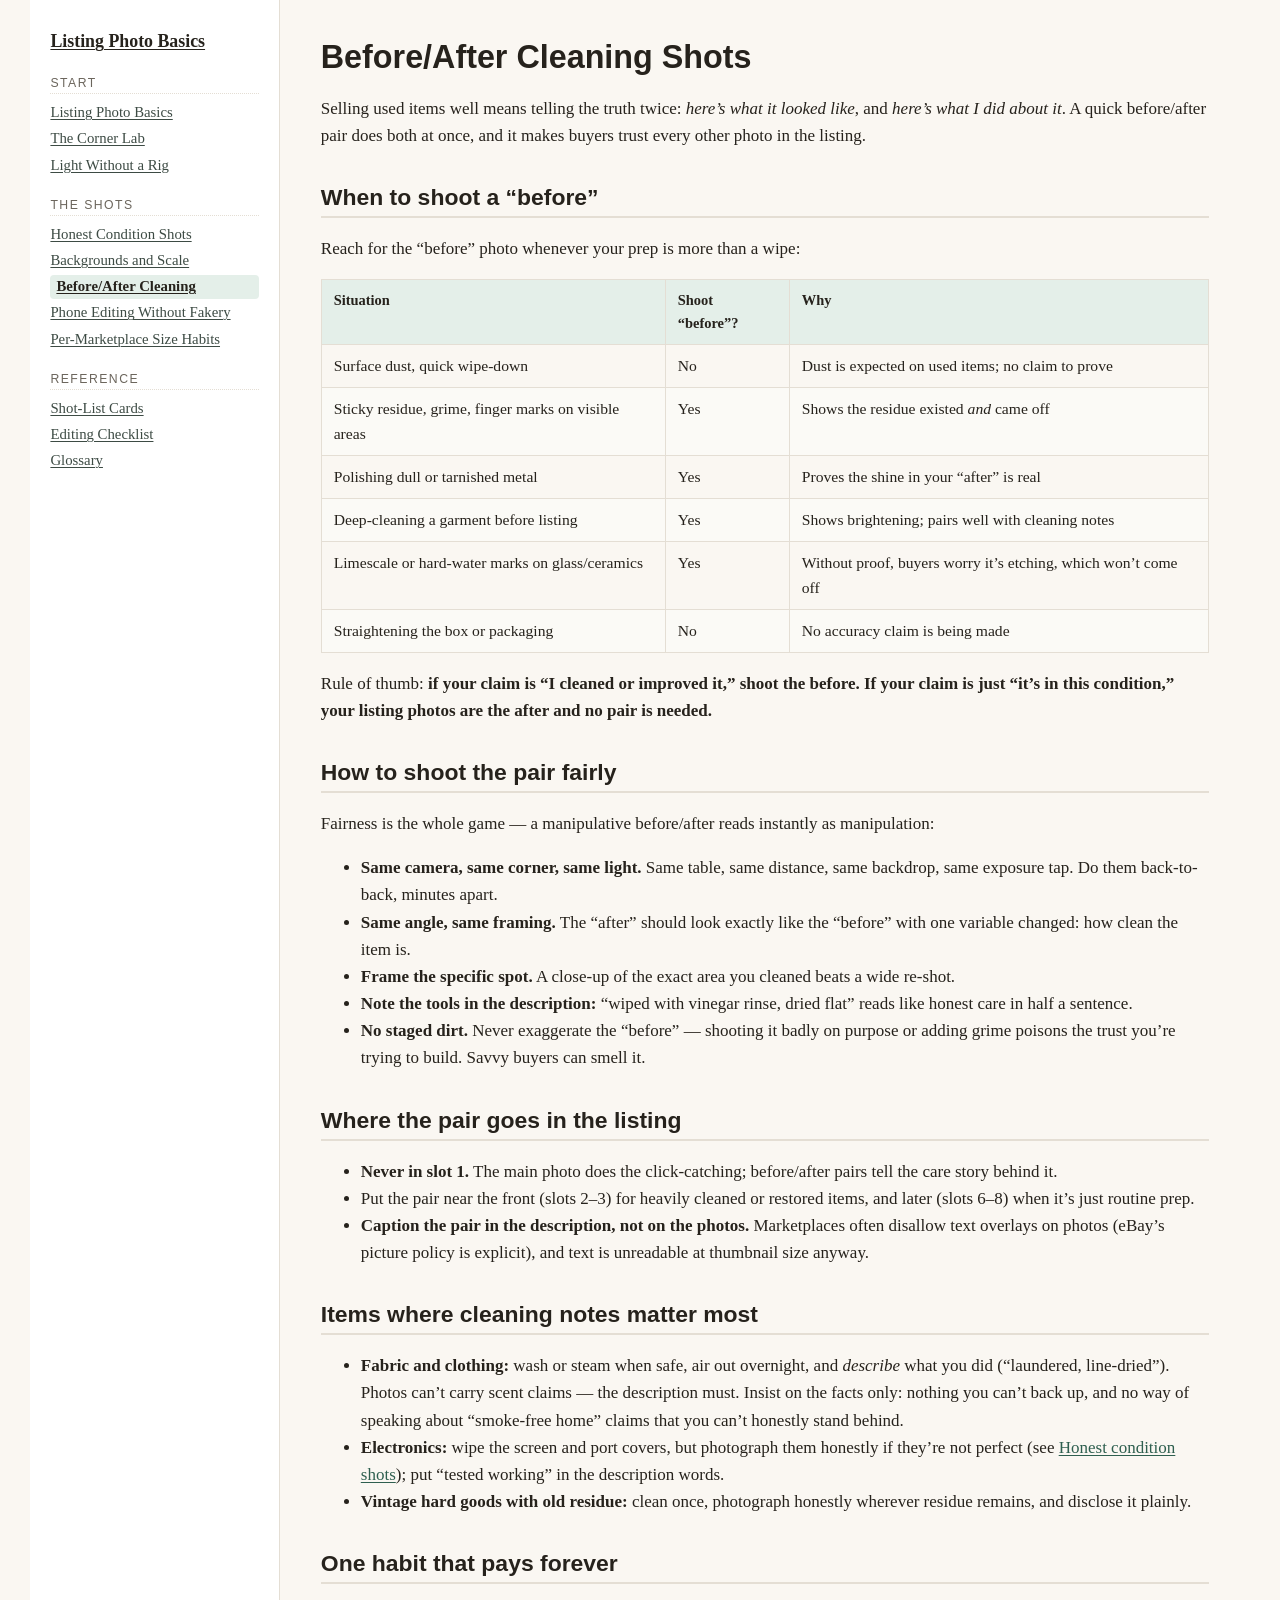
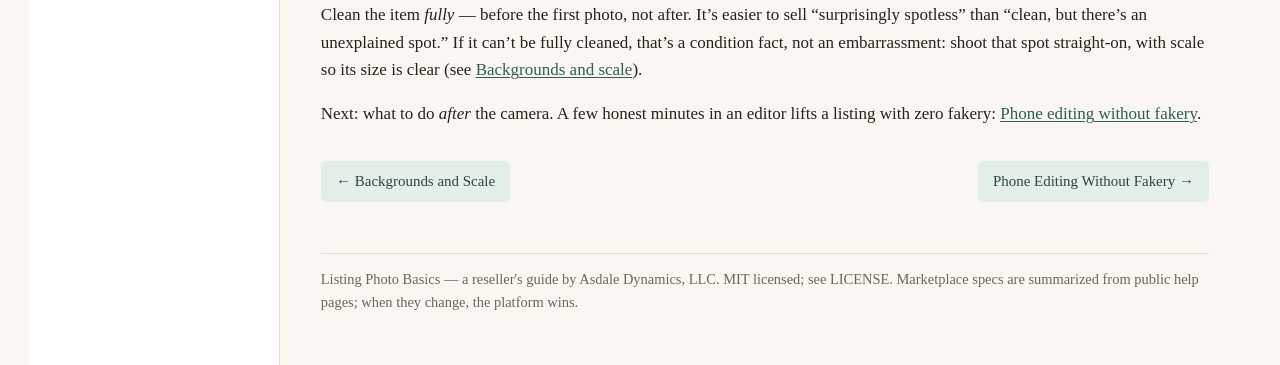
<file: site/05-cleaning.html>
<!DOCTYPE html>
<html lang="en">
<head>
<meta charset="utf-8">
<meta name="viewport" content="width=device-width, initial-scale=1">
<title>Before/After Cleaning Shots — Listing Photo Basics</title>
<meta name="description" content="Small-business manual for resale listing photos that sell: light without a rig, honest condition shots, phone editing without fakery, and per-marketplace size habits.">
<link rel="stylesheet" href="style.css">
</head>
<body>
<div class="layout">
<nav class="sidebar">
<a class="site-title" href="index.html">Listing Photo Basics</a>
<h2 class="sec">Start</h2>
<ul>
<li><a href="index.html">Listing Photo Basics</a></li>
<li><a href="01-corner-lab.html">The Corner Lab</a></li>
<li><a href="02-light.html">Light Without a Rig</a></li>
</ul>
<h2 class="sec">The Shots</h2>
<ul>
<li><a href="03-condition.html">Honest Condition Shots</a></li>
<li><a href="04-backgrounds.html">Backgrounds and Scale</a></li>
<li><a class="current" href="05-cleaning.html">Before/After Cleaning</a></li>
<li><a href="06-editing.html">Phone Editing Without Fakery</a></li>
<li><a href="07-marketplaces.html">Per-Marketplace Size Habits</a></li>
</ul>
<h2 class="sec">Reference</h2>
<ul>
<li><a href="08-shot-lists.html">Shot-List Cards</a></li>
<li><a href="09-editing-checklist.html">Editing Checklist</a></li>
<li><a href="10-glossary.html">Glossary</a></li>
</ul>
</nav>
<main>
<article>
<h1>Before/After Cleaning Shots</h1>
<p>Selling used items well means telling the truth twice: <em>here&rsquo;s what it looked like</em>, and <em>here&rsquo;s what I did about it</em>. A quick before/after pair does both at once, and it makes buyers trust every other photo in the listing.</p>
<h2>When to shoot a &ldquo;before&rdquo;</h2>
<p>Reach for the &ldquo;before&rdquo; photo whenever your prep is more than a wipe:</p>
<table>
<thead>
<tr>
<th>Situation</th>
<th>Shoot &ldquo;before&rdquo;?</th>
<th>Why</th>
</tr>
</thead>
<tbody>
<tr>
<td>Surface dust, quick wipe-down</td>
<td>No</td>
<td>Dust is expected on used items; no claim to prove</td>
</tr>
<tr>
<td>Sticky residue, grime, finger marks on visible areas</td>
<td>Yes</td>
<td>Shows the residue existed <em>and</em> came off</td>
</tr>
<tr>
<td>Polishing dull or tarnished metal</td>
<td>Yes</td>
<td>Proves the shine in your &ldquo;after&rdquo; is real</td>
</tr>
<tr>
<td>Deep-cleaning a garment before listing</td>
<td>Yes</td>
<td>Shows brightening; pairs well with cleaning notes</td>
</tr>
<tr>
<td>Limescale or hard-water marks on glass/ceramics</td>
<td>Yes</td>
<td>Without proof, buyers worry it&rsquo;s etching, which won&rsquo;t come off</td>
</tr>
<tr>
<td>Straightening the box or packaging</td>
<td>No</td>
<td>No accuracy claim is being made</td>
</tr>
</tbody>
</table>
<p>Rule of thumb: <strong>if your claim is &ldquo;I cleaned or improved it,&rdquo; shoot the before. If your claim is just &ldquo;it&rsquo;s in this condition,&rdquo; your listing photos are the after and no pair is needed.</strong></p>
<h2>How to shoot the pair fairly</h2>
<p>Fairness is the whole game — a manipulative before/after reads instantly as manipulation:</p>
<ul>
<li><strong>Same camera, same corner, same light.</strong> Same table, same distance, same backdrop, same exposure tap. Do them back-to-back, minutes apart.</li>
<li><strong>Same angle, same framing.</strong> The &ldquo;after&rdquo; should look exactly like the &ldquo;before&rdquo; with one variable changed: how clean the item is.</li>
<li><strong>Frame the specific spot.</strong> A close-up of the exact area you cleaned beats a wide re-shot.</li>
<li><strong>Note the tools in the description:</strong> &ldquo;wiped with vinegar rinse, dried flat&rdquo; reads like honest care in half a sentence.</li>
<li><strong>No staged dirt.</strong> Never exaggerate the &ldquo;before&rdquo; — shooting it badly on purpose or adding grime poisons the trust you&rsquo;re trying to build. Savvy buyers can smell it.</li>
</ul>
<h2>Where the pair goes in the listing</h2>
<ul>
<li><strong>Never in slot 1.</strong> The main photo does the click-catching; before/after pairs tell the care story behind it.</li>
<li>Put the pair near the front (slots 2–3) for heavily cleaned or restored items, and later (slots 6–8) when it&rsquo;s just routine prep.</li>
<li><strong>Caption the pair in the description, not on the photos.</strong> Marketplaces often disallow text overlays on photos (eBay&rsquo;s picture policy is explicit), and text is unreadable at thumbnail size anyway.</li>
</ul>
<h2>Items where cleaning notes matter most</h2>
<ul>
<li><strong>Fabric and clothing:</strong> wash or steam when safe, air out overnight, and <em>describe</em> what you did (&ldquo;laundered, line-dried&rdquo;). Photos can&rsquo;t carry scent claims — the description must. Insist on the facts only: nothing you can&rsquo;t back up, and no way of speaking about &ldquo;smoke-free home&rdquo; claims that you can&rsquo;t honestly stand behind.</li>
<li><strong>Electronics:</strong> wipe the screen and port covers, but photograph them honestly if they&rsquo;re not perfect (see <a href="03-condition.html">Honest condition shots</a>); put &ldquo;tested working&rdquo; in the description words.</li>
<li><strong>Vintage hard goods with old residue:</strong> clean once, photograph honestly wherever residue remains, and disclose it plainly.</li>
</ul>
<h2>One habit that pays forever</h2>
<p>Clean the item <em>fully</em> — before the first photo, not after. It&rsquo;s easier to sell &ldquo;surprisingly spotless&rdquo; than &ldquo;clean, but there&rsquo;s an unexplained spot.&rdquo; If it can&rsquo;t be fully cleaned, that&rsquo;s a condition fact, not an embarrassment: shoot that spot straight-on, with scale so its size is clear (see <a href="04-backgrounds.html">Backgrounds and scale</a>).</p>
<p>Next: what to do <em>after</em> the camera. A few honest minutes in an editor lifts a listing with zero fakery: <a href="06-editing.html">Phone editing without fakery</a>.</p>
</article>
<nav class="pager">
<a href="04-backgrounds.html">&larr; Backgrounds and Scale</a>
<a href="06-editing.html">Phone Editing Without Fakery &rarr;</a>
</nav>
<div class="pagefooter">Listing Photo Basics — a reseller&#x27;s guide by Asdale Dynamics, LLC. MIT licensed; see LICENSE. Marketplace specs are summarized from public help pages; when they change, the platform wins.</div>
</main>
</div>
</body>
</html>
</file>
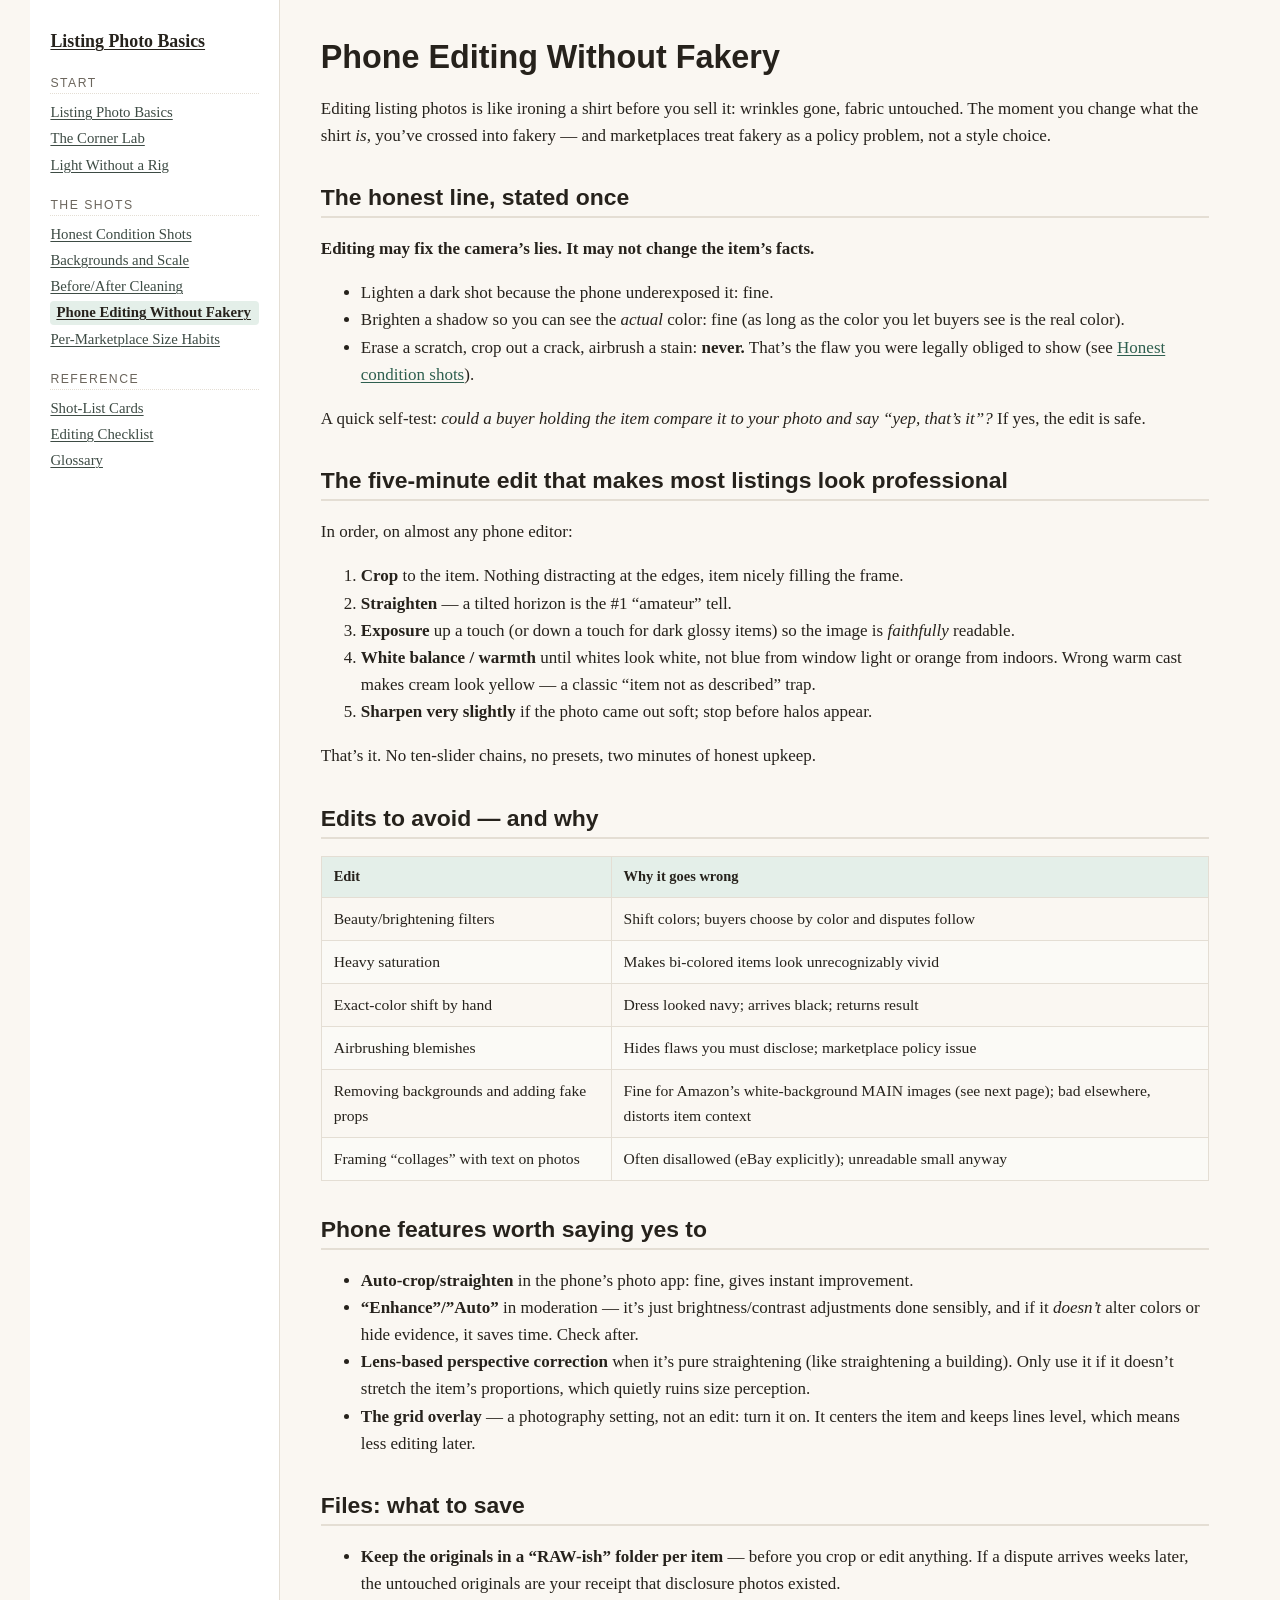
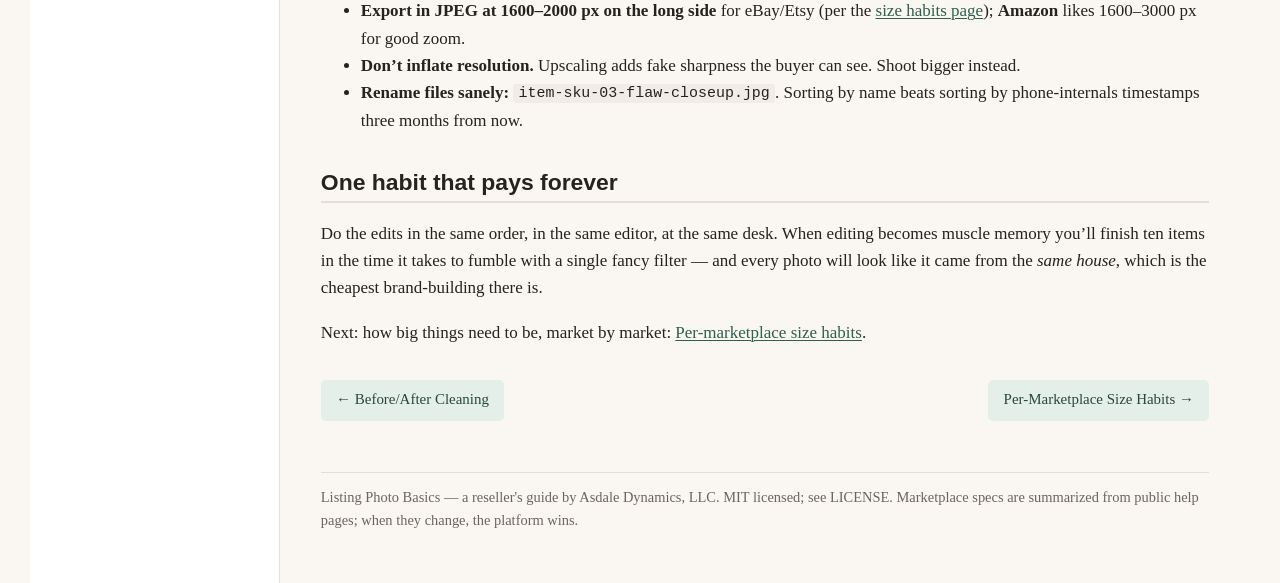
<file: site/06-editing.html>
<!DOCTYPE html>
<html lang="en">
<head>
<meta charset="utf-8">
<meta name="viewport" content="width=device-width, initial-scale=1">
<title>Phone Editing Without Fakery — Listing Photo Basics</title>
<meta name="description" content="Small-business manual for resale listing photos that sell: light without a rig, honest condition shots, phone editing without fakery, and per-marketplace size habits.">
<link rel="stylesheet" href="style.css">
</head>
<body>
<div class="layout">
<nav class="sidebar">
<a class="site-title" href="index.html">Listing Photo Basics</a>
<h2 class="sec">Start</h2>
<ul>
<li><a href="index.html">Listing Photo Basics</a></li>
<li><a href="01-corner-lab.html">The Corner Lab</a></li>
<li><a href="02-light.html">Light Without a Rig</a></li>
</ul>
<h2 class="sec">The Shots</h2>
<ul>
<li><a href="03-condition.html">Honest Condition Shots</a></li>
<li><a href="04-backgrounds.html">Backgrounds and Scale</a></li>
<li><a href="05-cleaning.html">Before/After Cleaning</a></li>
<li><a class="current" href="06-editing.html">Phone Editing Without Fakery</a></li>
<li><a href="07-marketplaces.html">Per-Marketplace Size Habits</a></li>
</ul>
<h2 class="sec">Reference</h2>
<ul>
<li><a href="08-shot-lists.html">Shot-List Cards</a></li>
<li><a href="09-editing-checklist.html">Editing Checklist</a></li>
<li><a href="10-glossary.html">Glossary</a></li>
</ul>
</nav>
<main>
<article>
<h1>Phone Editing Without Fakery</h1>
<p>Editing listing photos is like ironing a shirt before you sell it: wrinkles gone, fabric untouched. The moment you change what the shirt <em>is</em>, you&rsquo;ve crossed into fakery — and marketplaces treat fakery as a policy problem, not a style choice.</p>
<h2>The honest line, stated once</h2>
<p><strong>Editing may fix the camera&rsquo;s lies. It may not change the item&rsquo;s facts.</strong></p>
<ul>
<li>Lighten a dark shot because the phone underexposed it: fine.</li>
<li>Brighten a shadow so you can see the <em>actual</em> color: fine (as long as the color you let buyers see is the real color).</li>
<li>Erase a scratch, crop out a crack, airbrush a stain: <strong>never.</strong> That&rsquo;s the flaw you were legally obliged to show (see <a href="03-condition.html">Honest condition shots</a>).</li>
</ul>
<p>A quick self-test: <em>could a buyer holding the item compare it to your photo and say &ldquo;yep, that&rsquo;s it&rdquo;?</em> If yes, the edit is safe.</p>
<h2>The five-minute edit that makes most listings look professional</h2>
<p>In order, on almost any phone editor:</p>
<ol>
<li><strong>Crop</strong> to the item. Nothing distracting at the edges, item nicely filling the frame.</li>
<li><strong>Straighten</strong> — a tilted horizon is the #1 &ldquo;amateur&rdquo; tell.</li>
<li><strong>Exposure</strong> up a touch (or down a touch for dark glossy items) so the image is <em>faithfully</em> readable.</li>
<li><strong>White balance / warmth</strong> until whites look white, not blue from window light or orange from indoors. Wrong warm cast makes cream look yellow — a classic &ldquo;item not as described&rdquo; trap.</li>
<li><strong>Sharpen very slightly</strong> if the photo came out soft; stop before halos appear.</li>
</ol>
<p>That&rsquo;s it. No ten-slider chains, no presets, two minutes of honest upkeep.</p>
<h2>Edits to avoid — and why</h2>
<table>
<thead>
<tr>
<th>Edit</th>
<th>Why it goes wrong</th>
</tr>
</thead>
<tbody>
<tr>
<td>Beauty/brightening filters</td>
<td>Shift colors; buyers choose by color and disputes follow</td>
</tr>
<tr>
<td>Heavy saturation</td>
<td>Makes bi-colored items look unrecognizably vivid</td>
</tr>
<tr>
<td>Exact-color shift by hand</td>
<td>Dress looked navy; arrives black; returns result</td>
</tr>
<tr>
<td>Airbrushing blemishes</td>
<td>Hides flaws you must disclose; marketplace policy issue</td>
</tr>
<tr>
<td>Removing backgrounds and adding fake props</td>
<td>Fine for Amazon&rsquo;s white-background MAIN images (see next page); bad elsewhere, distorts item context</td>
</tr>
<tr>
<td>Framing &ldquo;collages&rdquo; with text on photos</td>
<td>Often disallowed (eBay explicitly); unreadable small anyway</td>
</tr>
</tbody>
</table>
<h2>Phone features worth saying yes to</h2>
<ul>
<li><strong>Auto-crop/straighten</strong> in the phone&rsquo;s photo app: fine, gives instant improvement.</li>
<li><strong>&ldquo;Enhance&rdquo;/&rdquo;Auto&rdquo;</strong> in moderation — it&rsquo;s just brightness/contrast adjustments done sensibly, and if it <em>doesn&rsquo;t</em> alter colors or hide evidence, it saves time. Check after.</li>
<li><strong>Lens-based perspective correction</strong> when it&rsquo;s pure straightening (like straightening a building). Only use it if it doesn&rsquo;t stretch the item&rsquo;s proportions, which quietly ruins size perception.</li>
<li><strong>The grid overlay</strong> — a photography setting, not an edit: turn it on. It centers the item and keeps lines level, which means less editing later.</li>
</ul>
<h2>Files: what to save</h2>
<ul>
<li><strong>Keep the originals in a &ldquo;RAW-ish&rdquo; folder per item</strong> — before you crop or edit anything. If a dispute arrives weeks later, the untouched originals are your receipt that disclosure photos existed.</li>
<li><strong>Export in JPEG at 1600–2000 px on the long side</strong> for eBay/Etsy (per the <a href="07-marketplaces.html">size habits page</a>); <strong>Amazon</strong> likes 1600–3000 px for good zoom.</li>
<li><strong>Don&rsquo;t inflate resolution.</strong> Upscaling adds fake sharpness the buyer can see. Shoot bigger instead.</li>
<li><strong>Rename files sanely:</strong> <code>item-sku-03-flaw-closeup.jpg</code>. Sorting by name beats sorting by phone-internals timestamps three months from now.</li>
</ul>
<h2>One habit that pays forever</h2>
<p>Do the edits in the same order, in the same editor, at the same desk. When editing becomes muscle memory you&rsquo;ll finish ten items in the time it takes to fumble with a single fancy filter — and every photo will look like it came from the <em>same house</em>, which is the cheapest brand-building there is.</p>
<p>Next: how big things need to be, market by market: <a href="07-marketplaces.html">Per-marketplace size habits</a>.</p>
</article>
<nav class="pager">
<a href="05-cleaning.html">&larr; Before/After Cleaning</a>
<a href="07-marketplaces.html">Per-Marketplace Size Habits &rarr;</a>
</nav>
<div class="pagefooter">Listing Photo Basics — a reseller&#x27;s guide by Asdale Dynamics, LLC. MIT licensed; see LICENSE. Marketplace specs are summarized from public help pages; when they change, the platform wins.</div>
</main>
</div>
</body>
</html>
</file>
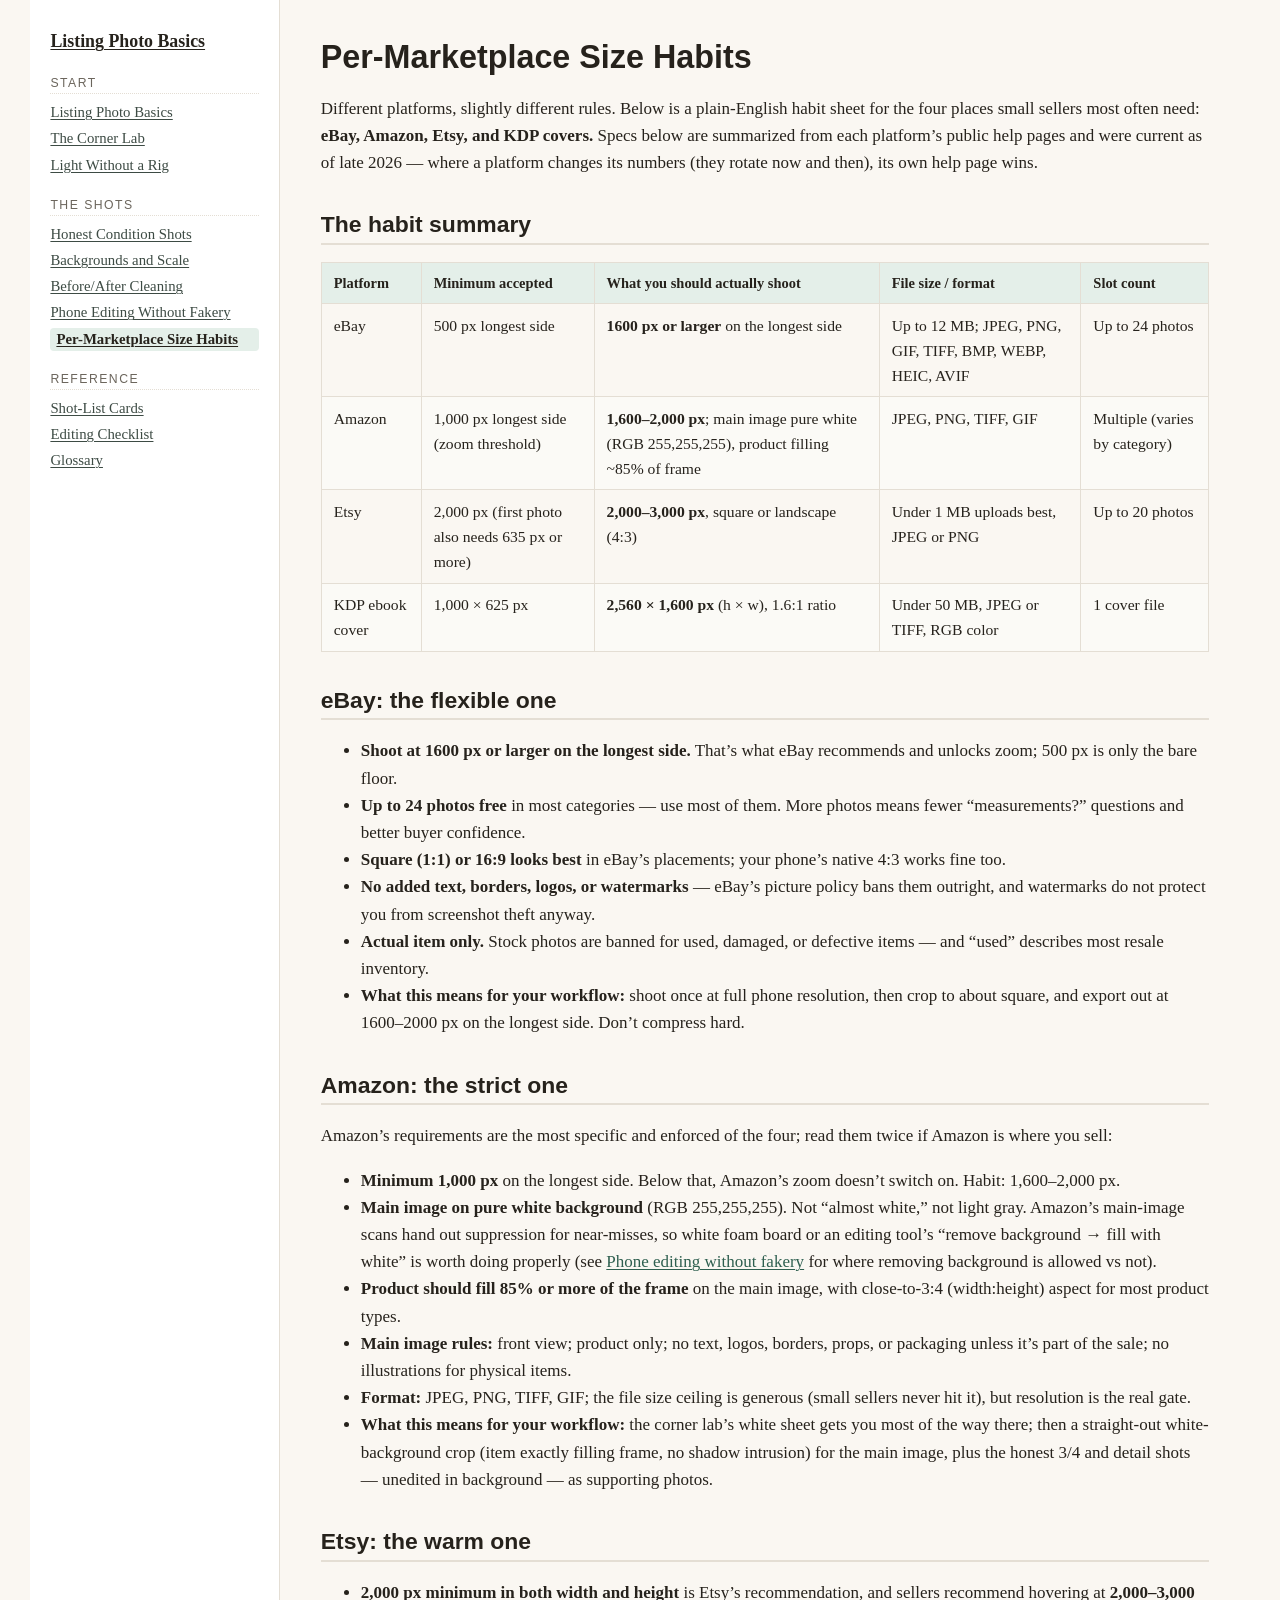
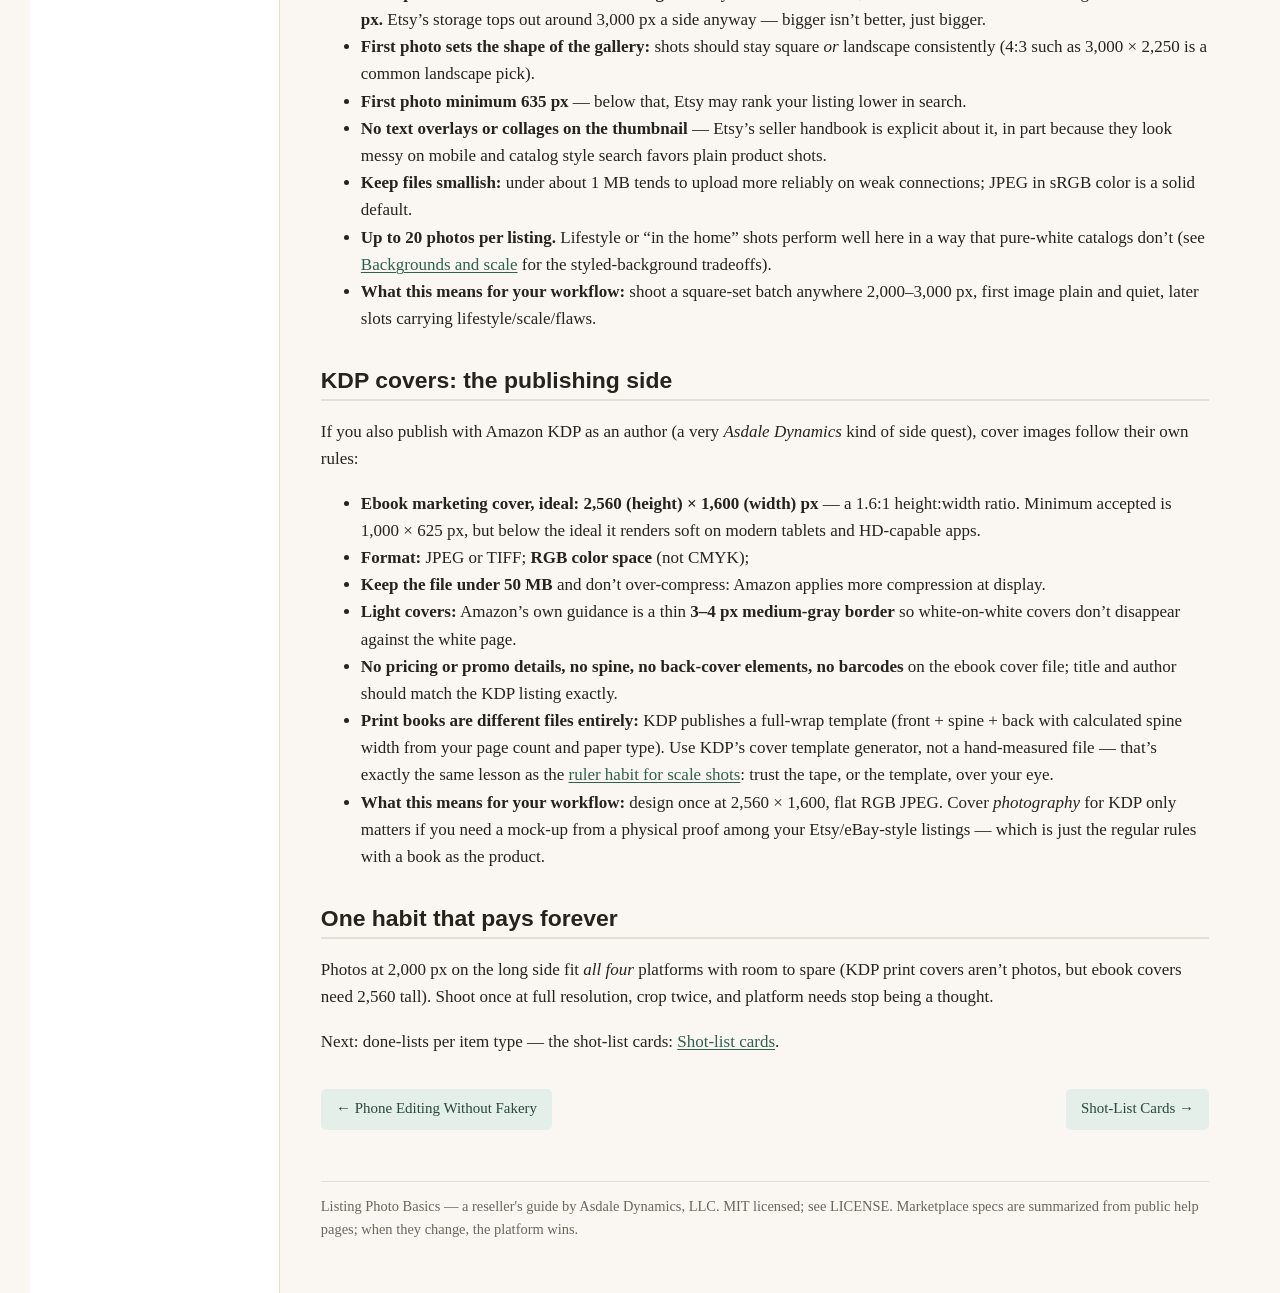
<file: site/07-marketplaces.html>
<!DOCTYPE html>
<html lang="en">
<head>
<meta charset="utf-8">
<meta name="viewport" content="width=device-width, initial-scale=1">
<title>Per-Marketplace Size Habits — Listing Photo Basics</title>
<meta name="description" content="Small-business manual for resale listing photos that sell: light without a rig, honest condition shots, phone editing without fakery, and per-marketplace size habits.">
<link rel="stylesheet" href="style.css">
</head>
<body>
<div class="layout">
<nav class="sidebar">
<a class="site-title" href="index.html">Listing Photo Basics</a>
<h2 class="sec">Start</h2>
<ul>
<li><a href="index.html">Listing Photo Basics</a></li>
<li><a href="01-corner-lab.html">The Corner Lab</a></li>
<li><a href="02-light.html">Light Without a Rig</a></li>
</ul>
<h2 class="sec">The Shots</h2>
<ul>
<li><a href="03-condition.html">Honest Condition Shots</a></li>
<li><a href="04-backgrounds.html">Backgrounds and Scale</a></li>
<li><a href="05-cleaning.html">Before/After Cleaning</a></li>
<li><a href="06-editing.html">Phone Editing Without Fakery</a></li>
<li><a class="current" href="07-marketplaces.html">Per-Marketplace Size Habits</a></li>
</ul>
<h2 class="sec">Reference</h2>
<ul>
<li><a href="08-shot-lists.html">Shot-List Cards</a></li>
<li><a href="09-editing-checklist.html">Editing Checklist</a></li>
<li><a href="10-glossary.html">Glossary</a></li>
</ul>
</nav>
<main>
<article>
<h1>Per-Marketplace Size Habits</h1>
<p>Different platforms, slightly different rules. Below is a plain-English habit sheet for the four places small sellers most often need: <strong>eBay, Amazon, Etsy, and KDP covers.</strong> Specs below are summarized from each platform&rsquo;s public help pages and were current as of late 2026 — where a platform changes its numbers (they rotate now and then), its own help page wins.</p>
<h2>The habit summary</h2>
<table>
<thead>
<tr>
<th>Platform</th>
<th>Minimum accepted</th>
<th>What you should actually shoot</th>
<th>File size / format</th>
<th>Slot count</th>
</tr>
</thead>
<tbody>
<tr>
<td>eBay</td>
<td>500 px longest side</td>
<td><strong>1600 px or larger</strong> on the longest side</td>
<td>Up to 12 MB; JPEG, PNG, GIF, TIFF, BMP, WEBP, HEIC, AVIF</td>
<td>Up to 24 photos</td>
</tr>
<tr>
<td>Amazon</td>
<td>1,000 px longest side (zoom threshold)</td>
<td><strong>1,600–2,000 px</strong>; main image pure white (RGB 255,255,255), product filling ~85% of frame</td>
<td>JPEG, PNG, TIFF, GIF</td>
<td>Multiple (varies by category)</td>
</tr>
<tr>
<td>Etsy</td>
<td>2,000 px (first photo also needs 635 px or more)</td>
<td><strong>2,000–3,000 px</strong>, square or landscape (4:3)</td>
<td>Under 1 MB uploads best, JPEG or PNG</td>
<td>Up to 20 photos</td>
</tr>
<tr>
<td>KDP ebook cover</td>
<td>1,000 × 625 px</td>
<td><strong>2,560 × 1,600 px</strong> (h × w), 1.6:1 ratio</td>
<td>Under 50 MB, JPEG or TIFF, RGB color</td>
<td>1 cover file</td>
</tr>
</tbody>
</table>
<h2>eBay: the flexible one</h2>
<ul>
<li><strong>Shoot at 1600 px or larger on the longest side.</strong> That&rsquo;s what eBay recommends and unlocks zoom; 500 px is only the bare floor.</li>
<li><strong>Up to 24 photos free</strong> in most categories — use most of them. More photos means fewer &ldquo;measurements?&rdquo; questions and better buyer confidence.</li>
<li><strong>Square (1:1) or 16:9 looks best</strong> in eBay&rsquo;s placements; your phone&rsquo;s native 4:3 works fine too.</li>
<li><strong>No added text, borders, logos, or watermarks</strong> — eBay&rsquo;s picture policy bans them outright, and watermarks do not protect you from screenshot theft anyway.</li>
<li><strong>Actual item only.</strong> Stock photos are banned for used, damaged, or defective items — and &ldquo;used&rdquo; describes most resale inventory.</li>
<li><strong>What this means for your workflow:</strong> shoot once at full phone resolution, then crop to about square, and export out at 1600–2000 px on the longest side. Don&rsquo;t compress hard.</li>
</ul>
<h2>Amazon: the strict one</h2>
<p>Amazon&rsquo;s requirements are the most specific and enforced of the four; read them twice if Amazon is where you sell:</p>
<ul>
<li><strong>Minimum 1,000 px</strong> on the longest side. Below that, Amazon&rsquo;s zoom doesn&rsquo;t switch on. Habit: 1,600–2,000 px.</li>
<li><strong>Main image on pure white background</strong> (RGB 255,255,255). Not &ldquo;almost white,&rdquo; not light gray. Amazon&rsquo;s main-image scans hand out suppression for near-misses, so white foam board or an editing tool&rsquo;s &ldquo;remove background → fill with white&rdquo; is worth doing properly (see <a href="06-editing.html">Phone editing without fakery</a> for where removing background is allowed vs not).</li>
<li><strong>Product should fill 85% or more of the frame</strong> on the main image, with close-to-3:4 (width:height) aspect for most product types.</li>
<li><strong>Main image rules:</strong> front view; product only; no text, logos, borders, props, or packaging unless it&rsquo;s part of the sale; no illustrations for physical items.</li>
<li><strong>Format:</strong> JPEG, PNG, TIFF, GIF; the file size ceiling is generous (small sellers never hit it), but resolution is the real gate.</li>
<li><strong>What this means for your workflow:</strong> the corner lab&rsquo;s white sheet gets you most of the way there; then a straight-out white-background crop (item exactly filling frame, no shadow intrusion) for the main image, plus the honest 3/4 and detail shots — unedited in background — as supporting photos.</li>
</ul>
<h2>Etsy: the warm one</h2>
<ul>
<li><strong>2,000 px minimum in both width and height</strong> is Etsy&rsquo;s recommendation, and sellers recommend hovering at <strong>2,000–3,000 px.</strong> Etsy&rsquo;s storage tops out around 3,000 px a side anyway — bigger isn&rsquo;t better, just bigger.</li>
<li><strong>First photo sets the shape of the gallery:</strong> shots should stay square <em>or</em> landscape consistently (4:3 such as 3,000 × 2,250 is a common landscape pick).</li>
<li><strong>First photo minimum 635 px</strong> — below that, Etsy may rank your listing lower in search.</li>
<li><strong>No text overlays or collages on the thumbnail</strong> — Etsy&rsquo;s seller handbook is explicit about it, in part because they look messy on mobile and catalog style search favors plain product shots.</li>
<li><strong>Keep files smallish:</strong> under about 1 MB tends to upload more reliably on weak connections; JPEG in sRGB color is a solid default.</li>
<li><strong>Up to 20 photos per listing.</strong> Lifestyle or &ldquo;in the home&rdquo; shots perform well here in a way that pure-white catalogs don&rsquo;t (see <a href="04-backgrounds.html">Backgrounds and scale</a> for the styled-background tradeoffs).</li>
<li><strong>What this means for your workflow:</strong> shoot a square-set batch anywhere 2,000–3,000 px, first image plain and quiet, later slots carrying lifestyle/scale/flaws.</li>
</ul>
<h2>KDP covers: the publishing side</h2>
<p>If you also publish with Amazon KDP as an author (a very <em>Asdale Dynamics</em> kind of side quest), cover images follow their own rules:</p>
<ul>
<li><strong>Ebook marketing cover, ideal:</strong> <strong>2,560 (height) × 1,600 (width) px</strong> — a 1.6:1 height:width ratio. Minimum accepted is 1,000 × 625 px, but below the ideal it renders soft on modern tablets and HD-capable apps.</li>
<li><strong>Format:</strong> JPEG or TIFF; <strong>RGB color space</strong> (not CMYK);</li>
<li><strong>Keep the file under 50 MB</strong> and don&rsquo;t over-compress: Amazon applies more compression at display.</li>
<li><strong>Light covers:</strong> Amazon&rsquo;s own guidance is a thin <strong>3–4 px medium-gray border</strong> so white-on-white covers don&rsquo;t disappear against the white page.</li>
<li><strong>No pricing or promo details, no spine, no back-cover elements, no barcodes</strong> on the ebook cover file; title and author should match the KDP listing exactly.</li>
<li><strong>Print books are different files entirely:</strong> KDP publishes a full-wrap template (front + spine + back with calculated spine width from your page count and paper type). Use KDP&rsquo;s cover template generator, not a hand-measured file — that&rsquo;s exactly the same lesson as the <a href="04-backgrounds.html">ruler habit for scale shots</a>: trust the tape, or the template, over your eye.</li>
<li><strong>What this means for your workflow:</strong> design once at 2,560 × 1,600, flat RGB JPEG. Cover <em>photography</em> for KDP only matters if you need a mock-up from a physical proof among your Etsy/eBay-style listings — which is just the regular rules with a book as the product.</li>
</ul>
<h2>One habit that pays forever</h2>
<p>Photos at 2,000 px on the long side fit <em>all four</em> platforms with room to spare (KDP print covers aren&rsquo;t photos, but ebook covers need 2,560 tall). Shoot once at full resolution, crop twice, and platform needs stop being a thought.</p>
<p>Next: done-lists per item type — the shot-list cards: <a href="08-shot-lists.html">Shot-list cards</a>.</p>
</article>
<nav class="pager">
<a href="06-editing.html">&larr; Phone Editing Without Fakery</a>
<a href="08-shot-lists.html">Shot-List Cards &rarr;</a>
</nav>
<div class="pagefooter">Listing Photo Basics — a reseller&#x27;s guide by Asdale Dynamics, LLC. MIT licensed; see LICENSE. Marketplace specs are summarized from public help pages; when they change, the platform wins.</div>
</main>
</div>
</body>
</html>
</file>
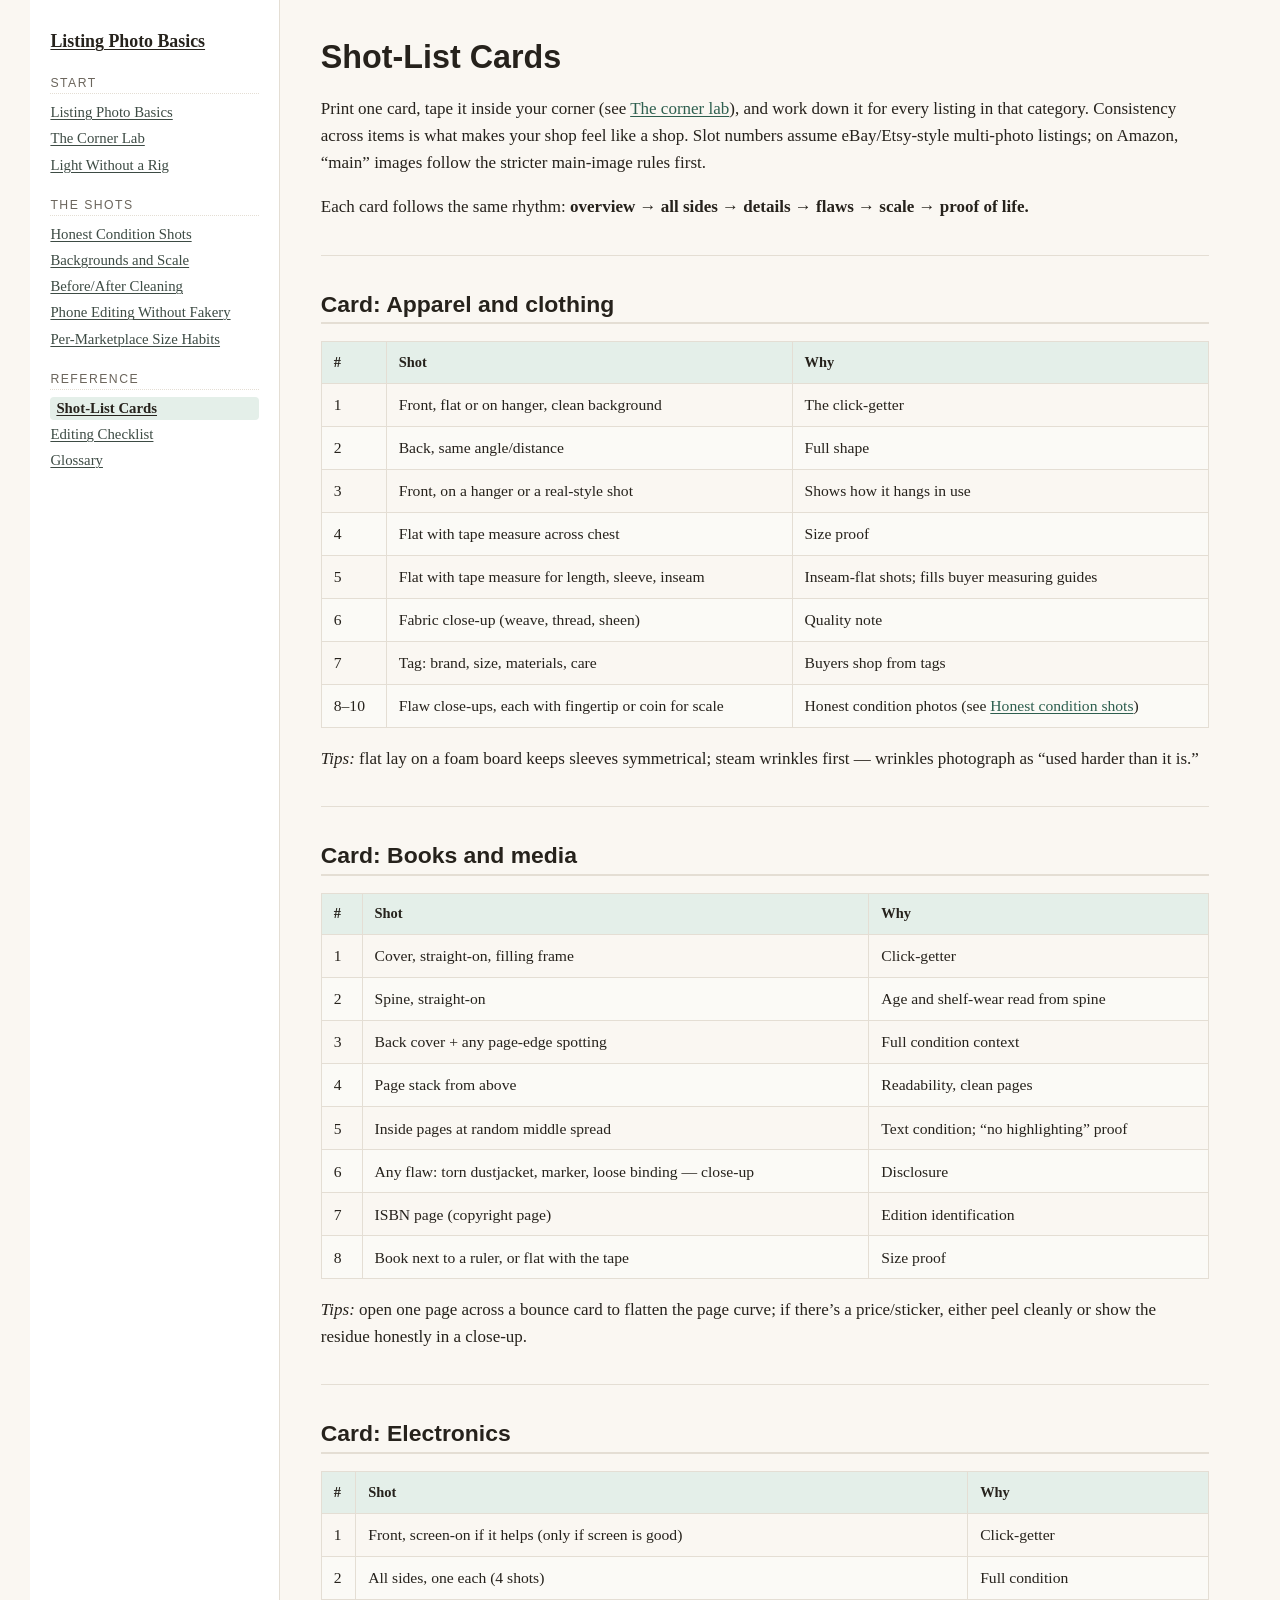
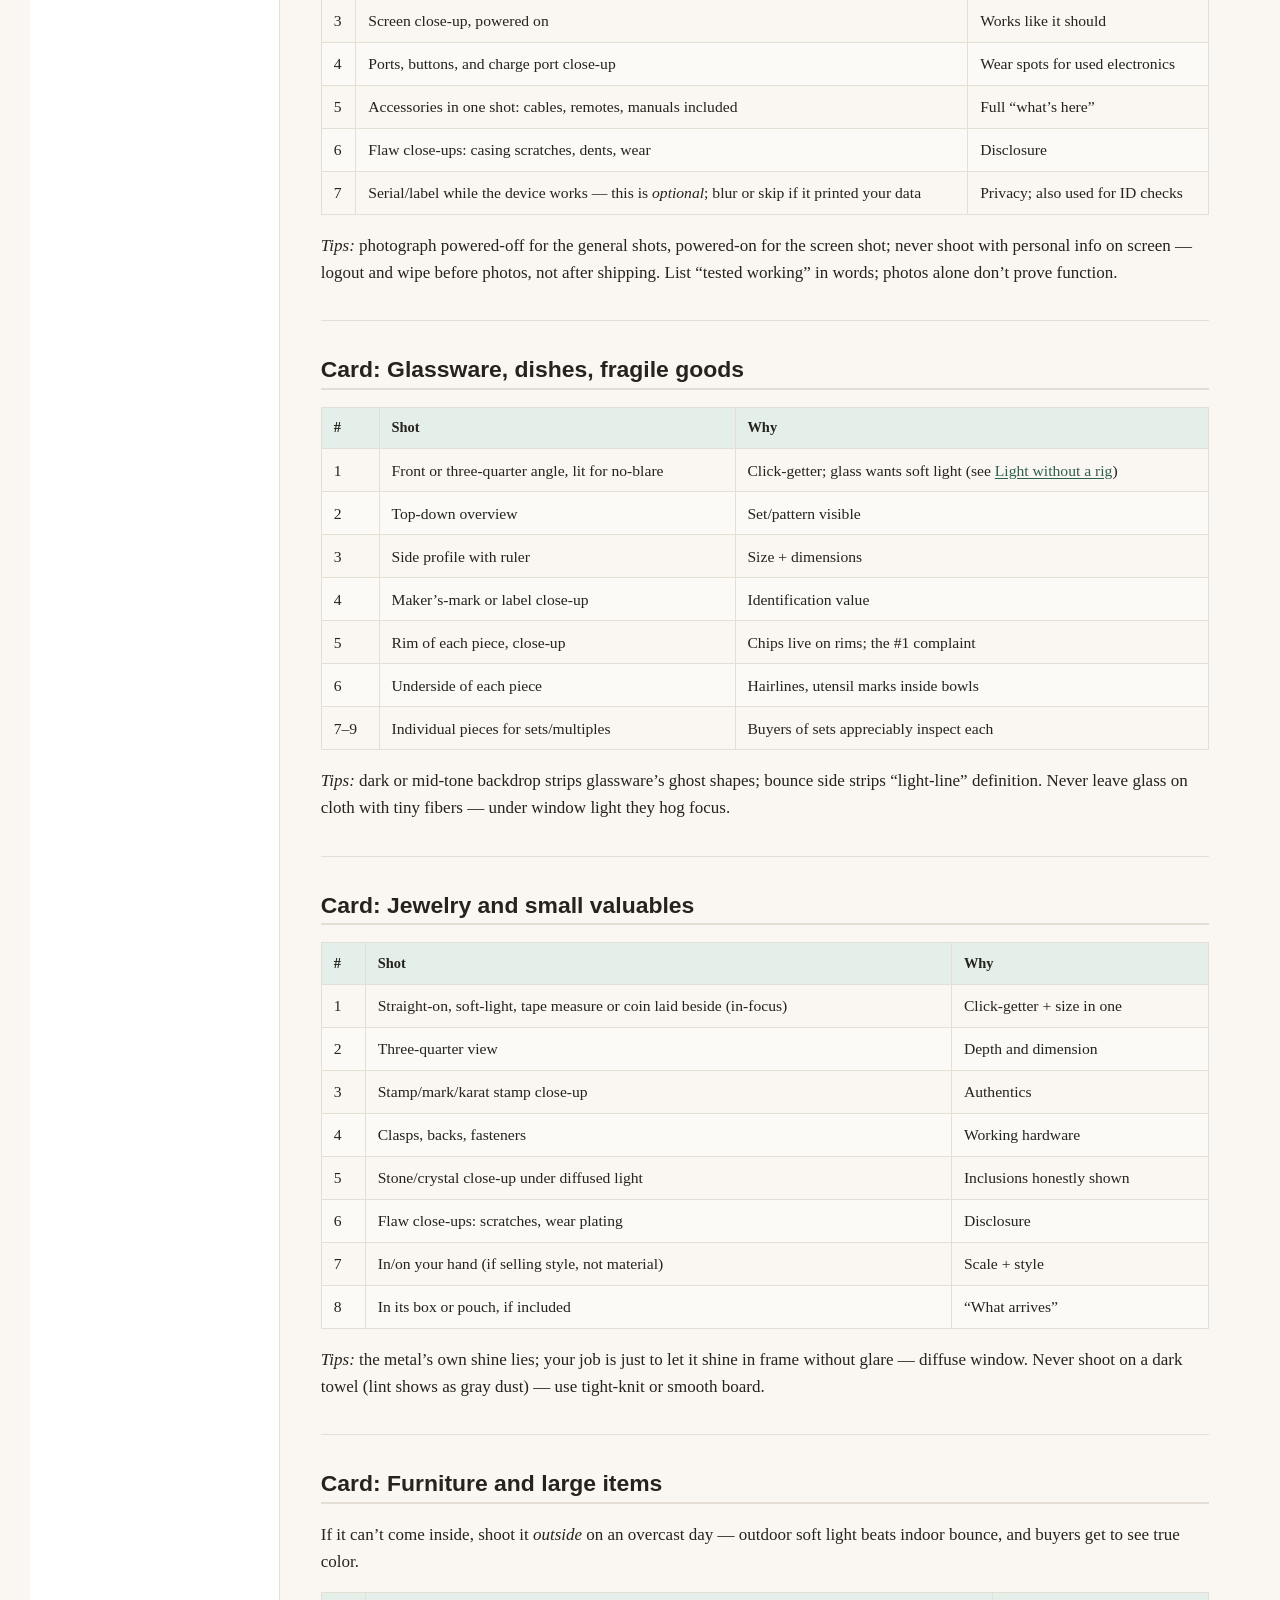
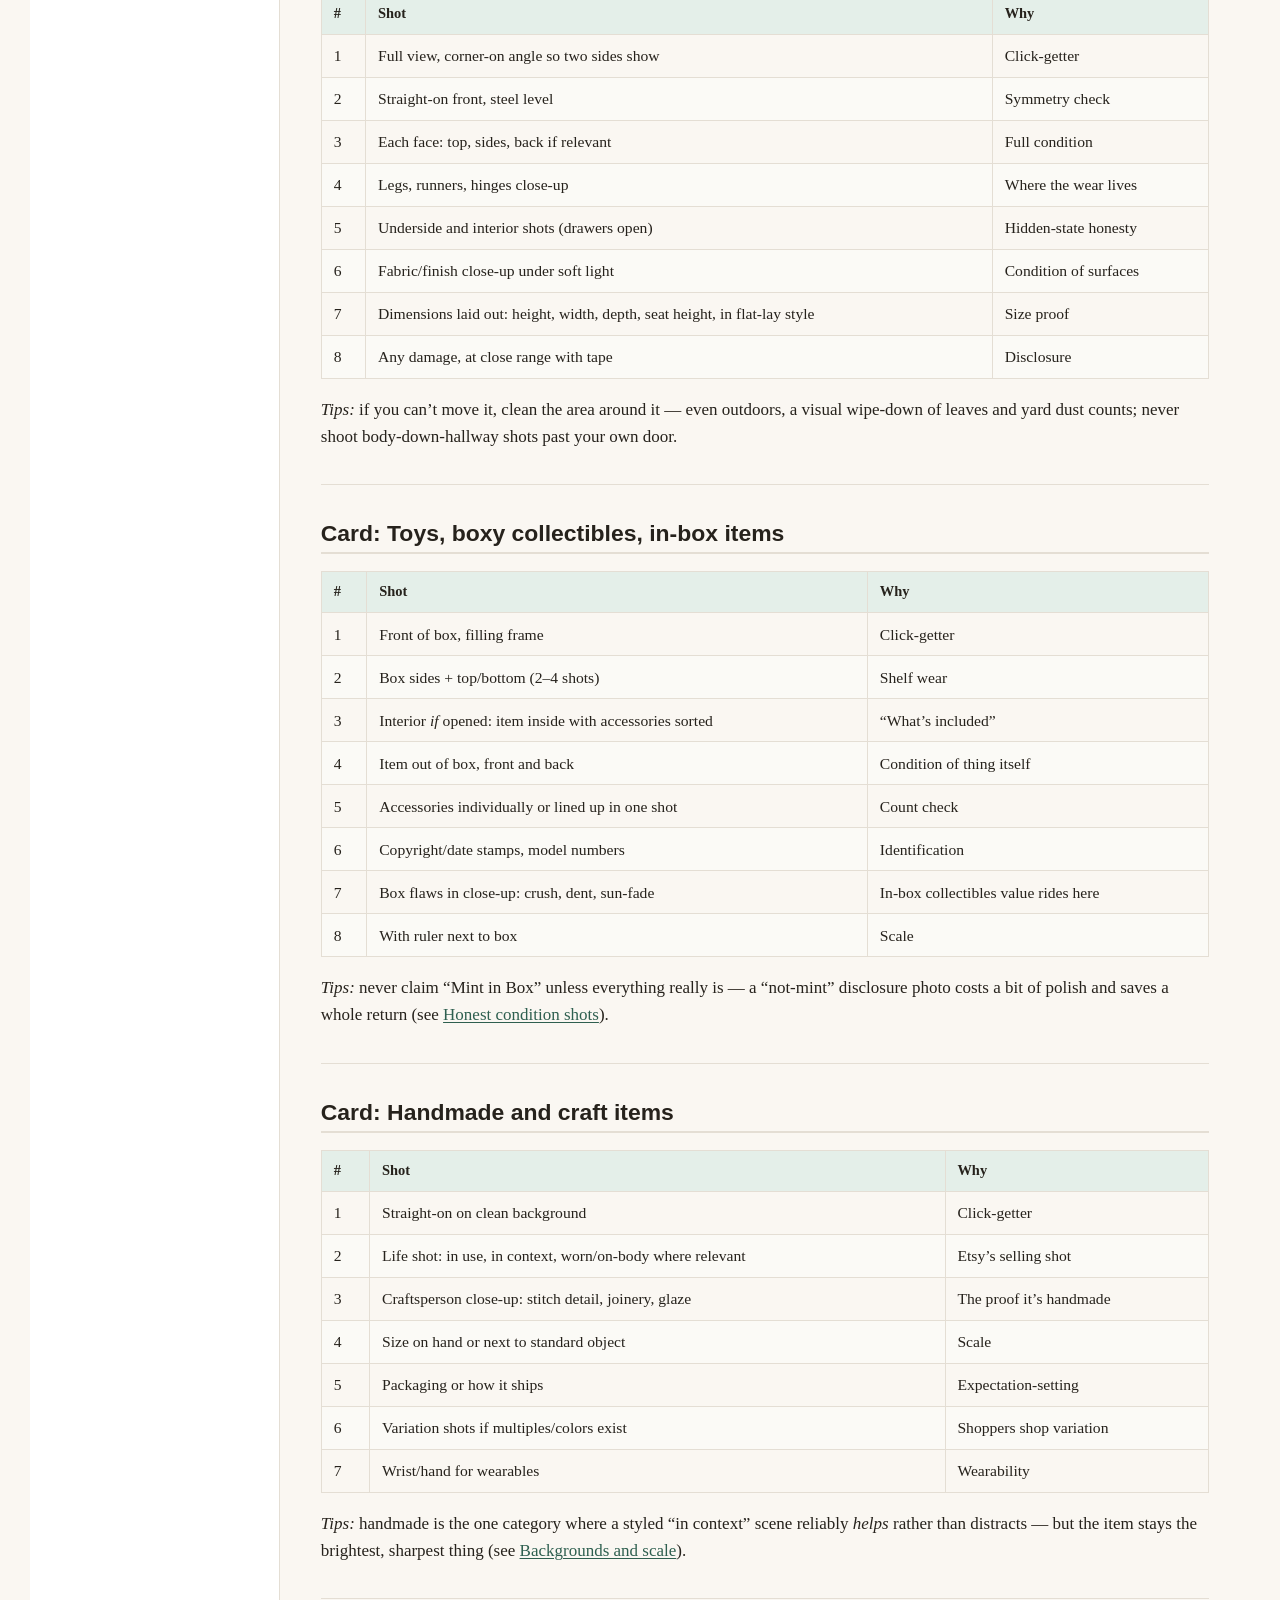
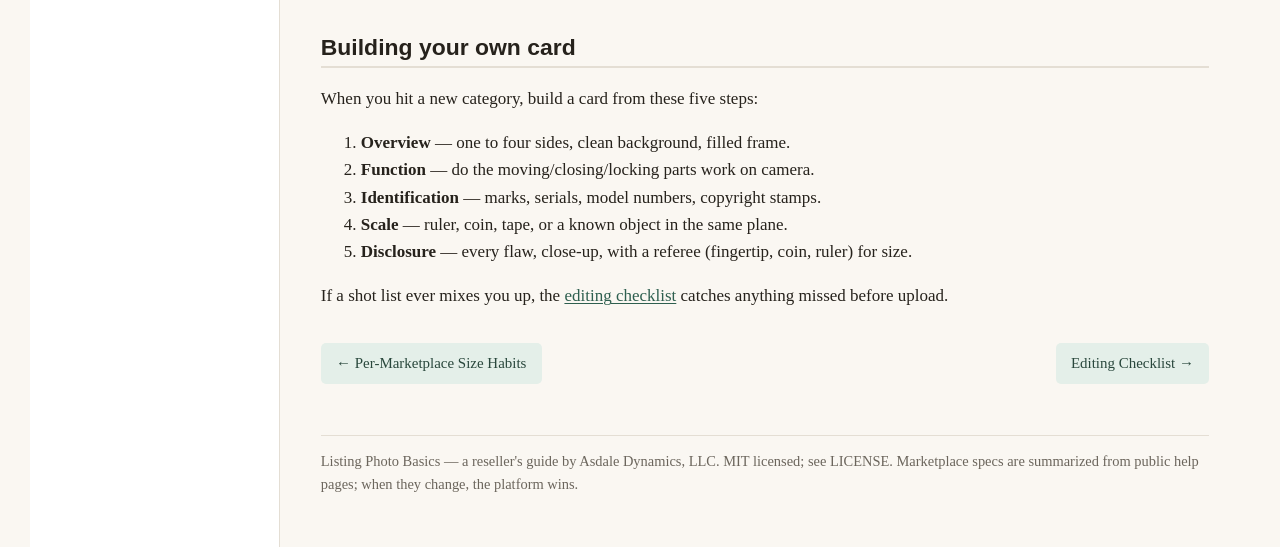
<file: site/08-shot-lists.html>
<!DOCTYPE html>
<html lang="en">
<head>
<meta charset="utf-8">
<meta name="viewport" content="width=device-width, initial-scale=1">
<title>Shot-List Cards — Listing Photo Basics</title>
<meta name="description" content="Small-business manual for resale listing photos that sell: light without a rig, honest condition shots, phone editing without fakery, and per-marketplace size habits.">
<link rel="stylesheet" href="style.css">
</head>
<body>
<div class="layout">
<nav class="sidebar">
<a class="site-title" href="index.html">Listing Photo Basics</a>
<h2 class="sec">Start</h2>
<ul>
<li><a href="index.html">Listing Photo Basics</a></li>
<li><a href="01-corner-lab.html">The Corner Lab</a></li>
<li><a href="02-light.html">Light Without a Rig</a></li>
</ul>
<h2 class="sec">The Shots</h2>
<ul>
<li><a href="03-condition.html">Honest Condition Shots</a></li>
<li><a href="04-backgrounds.html">Backgrounds and Scale</a></li>
<li><a href="05-cleaning.html">Before/After Cleaning</a></li>
<li><a href="06-editing.html">Phone Editing Without Fakery</a></li>
<li><a href="07-marketplaces.html">Per-Marketplace Size Habits</a></li>
</ul>
<h2 class="sec">Reference</h2>
<ul>
<li><a class="current" href="08-shot-lists.html">Shot-List Cards</a></li>
<li><a href="09-editing-checklist.html">Editing Checklist</a></li>
<li><a href="10-glossary.html">Glossary</a></li>
</ul>
</nav>
<main>
<article>
<h1>Shot-List Cards</h1>
<p>Print one card, tape it inside your corner (see <a href="01-corner-lab.html">The corner lab</a>), and work down it for every listing in that category. Consistency across items is what makes your shop feel like a shop. Slot numbers assume eBay/Etsy-style multi-photo listings; on Amazon, &ldquo;main&rdquo; images follow the stricter main-image rules first.</p>
<p>Each card follows the same rhythm: <strong>overview → all sides → details → flaws → scale → proof of life.</strong></p>
<hr />
<h2>Card: Apparel and clothing</h2>
<table>
<thead>
<tr>
<th>#</th>
<th>Shot</th>
<th>Why</th>
</tr>
</thead>
<tbody>
<tr>
<td>1</td>
<td>Front, flat or on hanger, clean background</td>
<td>The click-getter</td>
</tr>
<tr>
<td>2</td>
<td>Back, same angle/distance</td>
<td>Full shape</td>
</tr>
<tr>
<td>3</td>
<td>Front, on a hanger or a real-style shot</td>
<td>Shows how it hangs in use</td>
</tr>
<tr>
<td>4</td>
<td>Flat with tape measure across chest</td>
<td>Size proof</td>
</tr>
<tr>
<td>5</td>
<td>Flat with tape measure for length, sleeve, inseam</td>
<td>Inseam-flat shots; fills buyer measuring guides</td>
</tr>
<tr>
<td>6</td>
<td>Fabric close-up (weave, thread, sheen)</td>
<td>Quality note</td>
</tr>
<tr>
<td>7</td>
<td>Tag: brand, size, materials, care</td>
<td>Buyers shop from tags</td>
</tr>
<tr>
<td>8–10</td>
<td>Flaw close-ups, each with fingertip or coin for scale</td>
<td>Honest condition photos (see <a href="03-condition.html">Honest condition shots</a>)</td>
</tr>
</tbody>
</table>
<p><em>Tips:</em> flat lay on a foam board keeps sleeves symmetrical; steam wrinkles first — wrinkles photograph as &ldquo;used harder than it is.&rdquo;</p>
<hr />
<h2>Card: Books and media</h2>
<table>
<thead>
<tr>
<th>#</th>
<th>Shot</th>
<th>Why</th>
</tr>
</thead>
<tbody>
<tr>
<td>1</td>
<td>Cover, straight-on, filling frame</td>
<td>Click-getter</td>
</tr>
<tr>
<td>2</td>
<td>Spine, straight-on</td>
<td>Age and shelf-wear read from spine</td>
</tr>
<tr>
<td>3</td>
<td>Back cover + any page-edge spotting</td>
<td>Full condition context</td>
</tr>
<tr>
<td>4</td>
<td>Page stack from above</td>
<td>Readability, clean pages</td>
</tr>
<tr>
<td>5</td>
<td>Inside pages at random middle spread</td>
<td>Text condition; &ldquo;no highlighting&rdquo; proof</td>
</tr>
<tr>
<td>6</td>
<td>Any flaw: torn dustjacket, marker, loose binding — close-up</td>
<td>Disclosure</td>
</tr>
<tr>
<td>7</td>
<td>ISBN page (copyright page)</td>
<td>Edition identification</td>
</tr>
<tr>
<td>8</td>
<td>Book next to a ruler, or flat with the tape</td>
<td>Size proof</td>
</tr>
</tbody>
</table>
<p><em>Tips:</em> open one page across a bounce card to flatten the page curve; if there&rsquo;s a price/sticker, either peel cleanly or show the residue honestly in a close-up.</p>
<hr />
<h2>Card: Electronics</h2>
<table>
<thead>
<tr>
<th>#</th>
<th>Shot</th>
<th>Why</th>
</tr>
</thead>
<tbody>
<tr>
<td>1</td>
<td>Front, screen-on if it helps (only if screen is good)</td>
<td>Click-getter</td>
</tr>
<tr>
<td>2</td>
<td>All sides, one each (4 shots)</td>
<td>Full condition</td>
</tr>
<tr>
<td>3</td>
<td>Screen close-up, powered on</td>
<td>Works like it should</td>
</tr>
<tr>
<td>4</td>
<td>Ports, buttons, and charge port close-up</td>
<td>Wear spots for used electronics</td>
</tr>
<tr>
<td>5</td>
<td>Accessories in one shot: cables, remotes, manuals included</td>
<td>Full &ldquo;what&rsquo;s here&rdquo;</td>
</tr>
<tr>
<td>6</td>
<td>Flaw close-ups: casing scratches, dents, wear</td>
<td>Disclosure</td>
</tr>
<tr>
<td>7</td>
<td>Serial/label while the device works — this is <em>optional</em>; blur or skip if it printed your data</td>
<td>Privacy; also used for ID checks</td>
</tr>
</tbody>
</table>
<p><em>Tips:</em> photograph powered-off for the general shots, powered-on for the screen shot; never shoot with personal info on screen — logout and wipe before photos, not after shipping. List &ldquo;tested working&rdquo; in words; photos alone don&rsquo;t prove function.</p>
<hr />
<h2>Card: Glassware, dishes, fragile goods</h2>
<table>
<thead>
<tr>
<th>#</th>
<th>Shot</th>
<th>Why</th>
</tr>
</thead>
<tbody>
<tr>
<td>1</td>
<td>Front or three-quarter angle, lit for no-blare</td>
<td>Click-getter; glass wants soft light (see <a href="02-light.html">Light without a rig</a>)</td>
</tr>
<tr>
<td>2</td>
<td>Top-down overview</td>
<td>Set/pattern visible</td>
</tr>
<tr>
<td>3</td>
<td>Side profile with ruler</td>
<td>Size + dimensions</td>
</tr>
<tr>
<td>4</td>
<td>Maker&rsquo;s-mark or label close-up</td>
<td>Identification value</td>
</tr>
<tr>
<td>5</td>
<td>Rim of each piece, close-up</td>
<td>Chips live on rims; the #1 complaint</td>
</tr>
<tr>
<td>6</td>
<td>Underside of each piece</td>
<td>Hairlines, utensil marks inside bowls</td>
</tr>
<tr>
<td>7–9</td>
<td>Individual pieces for sets/multiples</td>
<td>Buyers of sets appreciably inspect each</td>
</tr>
</tbody>
</table>
<p><em>Tips:</em> dark or mid-tone backdrop strips glassware&rsquo;s ghost shapes; bounce side strips &ldquo;light-line&rdquo; definition. Never leave glass on cloth with tiny fibers — under window light they hog focus.</p>
<hr />
<h2>Card: Jewelry and small valuables</h2>
<table>
<thead>
<tr>
<th>#</th>
<th>Shot</th>
<th>Why</th>
</tr>
</thead>
<tbody>
<tr>
<td>1</td>
<td>Straight-on, soft-light, tape measure or coin laid beside (in-focus)</td>
<td>Click-getter + size in one</td>
</tr>
<tr>
<td>2</td>
<td>Three-quarter view</td>
<td>Depth and dimension</td>
</tr>
<tr>
<td>3</td>
<td>Stamp/mark/karat stamp close-up</td>
<td>Authentics</td>
</tr>
<tr>
<td>4</td>
<td>Clasps, backs, fasteners</td>
<td>Working hardware</td>
</tr>
<tr>
<td>5</td>
<td>Stone/crystal close-up under diffused light</td>
<td>Inclusions honestly shown</td>
</tr>
<tr>
<td>6</td>
<td>Flaw close-ups: scratches, wear plating</td>
<td>Disclosure</td>
</tr>
<tr>
<td>7</td>
<td>In/on your hand (if selling style, not material)</td>
<td>Scale + style</td>
</tr>
<tr>
<td>8</td>
<td>In its box or pouch, if included</td>
<td>&ldquo;What arrives&rdquo;</td>
</tr>
</tbody>
</table>
<p><em>Tips:</em> the metal&rsquo;s own shine lies; your job is just to let it shine in frame without glare — diffuse window. Never shoot on a dark towel (lint shows as gray dust) — use tight-knit or smooth board.</p>
<hr />
<h2>Card: Furniture and large items</h2>
<p>If it can&rsquo;t come inside, shoot it <em>outside</em> on an overcast day — outdoor soft light beats indoor bounce, and buyers get to see true color.</p>
<table>
<thead>
<tr>
<th>#</th>
<th>Shot</th>
<th>Why</th>
</tr>
</thead>
<tbody>
<tr>
<td>1</td>
<td>Full view, corner-on angle so two sides show</td>
<td>Click-getter</td>
</tr>
<tr>
<td>2</td>
<td>Straight-on front, steel level</td>
<td>Symmetry check</td>
</tr>
<tr>
<td>3</td>
<td>Each face: top, sides, back if relevant</td>
<td>Full condition</td>
</tr>
<tr>
<td>4</td>
<td>Legs, runners, hinges close-up</td>
<td>Where the wear lives</td>
</tr>
<tr>
<td>5</td>
<td>Underside and interior shots (drawers open)</td>
<td>Hidden-state honesty</td>
</tr>
<tr>
<td>6</td>
<td>Fabric/finish close-up under soft light</td>
<td>Condition of surfaces</td>
</tr>
<tr>
<td>7</td>
<td>Dimensions laid out: height, width, depth, seat height, in flat-lay style</td>
<td>Size proof</td>
</tr>
<tr>
<td>8</td>
<td>Any damage, at close range with tape</td>
<td>Disclosure</td>
</tr>
</tbody>
</table>
<p><em>Tips:</em> if you can&rsquo;t move it, clean the area around it — even outdoors, a visual wipe-down of leaves and yard dust counts; never shoot body-down-hallway shots past your own door.</p>
<hr />
<h2>Card: Toys, boxy collectibles, in-box items</h2>
<table>
<thead>
<tr>
<th>#</th>
<th>Shot</th>
<th>Why</th>
</tr>
</thead>
<tbody>
<tr>
<td>1</td>
<td>Front of box, filling frame</td>
<td>Click-getter</td>
</tr>
<tr>
<td>2</td>
<td>Box sides + top/bottom (2–4 shots)</td>
<td>Shelf wear</td>
</tr>
<tr>
<td>3</td>
<td>Interior <em>if</em> opened: item inside with accessories sorted</td>
<td>&ldquo;What&rsquo;s included&rdquo;</td>
</tr>
<tr>
<td>4</td>
<td>Item out of box, front and back</td>
<td>Condition of thing itself</td>
</tr>
<tr>
<td>5</td>
<td>Accessories individually or lined up in one shot</td>
<td>Count check</td>
</tr>
<tr>
<td>6</td>
<td>Copyright/date stamps, model numbers</td>
<td>Identification</td>
</tr>
<tr>
<td>7</td>
<td>Box flaws in close-up: crush, dent, sun-fade</td>
<td>In-box collectibles value rides here</td>
</tr>
<tr>
<td>8</td>
<td>With ruler next to box</td>
<td>Scale</td>
</tr>
</tbody>
</table>
<p><em>Tips:</em> never claim &ldquo;Mint in Box&rdquo; unless everything really is — a &ldquo;not-mint&rdquo; disclosure photo costs a bit of polish and saves a whole return (see <a href="03-condition.html">Honest condition shots</a>).</p>
<hr />
<h2>Card: Handmade and craft items</h2>
<table>
<thead>
<tr>
<th>#</th>
<th>Shot</th>
<th>Why</th>
</tr>
</thead>
<tbody>
<tr>
<td>1</td>
<td>Straight-on on clean background</td>
<td>Click-getter</td>
</tr>
<tr>
<td>2</td>
<td>Life shot: in use, in context, worn/on-body where relevant</td>
<td>Etsy&rsquo;s selling shot</td>
</tr>
<tr>
<td>3</td>
<td>Craftsperson close-up: stitch detail, joinery, glaze</td>
<td>The proof it&rsquo;s handmade</td>
</tr>
<tr>
<td>4</td>
<td>Size on hand or next to standard object</td>
<td>Scale</td>
</tr>
<tr>
<td>5</td>
<td>Packaging or how it ships</td>
<td>Expectation-setting</td>
</tr>
<tr>
<td>6</td>
<td>Variation shots if multiples/colors exist</td>
<td>Shoppers shop variation</td>
</tr>
<tr>
<td>7</td>
<td>Wrist/hand for wearables</td>
<td>Wearability</td>
</tr>
</tbody>
</table>
<p><em>Tips:</em> handmade is the one category where a styled &ldquo;in context&rdquo; scene reliably <em>helps</em> rather than distracts — but the item stays the brightest, sharpest thing (see <a href="04-backgrounds.html">Backgrounds and scale</a>).</p>
<hr />
<h2>Building your own card</h2>
<p>When you hit a new category, build a card from these five steps:</p>
<ol>
<li><strong>Overview</strong> — one to four sides, clean background, filled frame.</li>
<li><strong>Function</strong> — do the moving/closing/locking parts work on camera.</li>
<li><strong>Identification</strong> — marks, serials, model numbers, copyright stamps.</li>
<li><strong>Scale</strong> — ruler, coin, tape, or a known object in the same plane.</li>
<li><strong>Disclosure</strong> — every flaw, close-up, with a referee (fingertip, coin, ruler) for size.</li>
</ol>
<p>If a shot list ever mixes you up, the <a href="09-editing-checklist.html">editing checklist</a> catches anything missed before upload.</p>
</article>
<nav class="pager">
<a href="07-marketplaces.html">&larr; Per-Marketplace Size Habits</a>
<a href="09-editing-checklist.html">Editing Checklist &rarr;</a>
</nav>
<div class="pagefooter">Listing Photo Basics — a reseller&#x27;s guide by Asdale Dynamics, LLC. MIT licensed; see LICENSE. Marketplace specs are summarized from public help pages; when they change, the platform wins.</div>
</main>
</div>
</body>
</html>
</file>
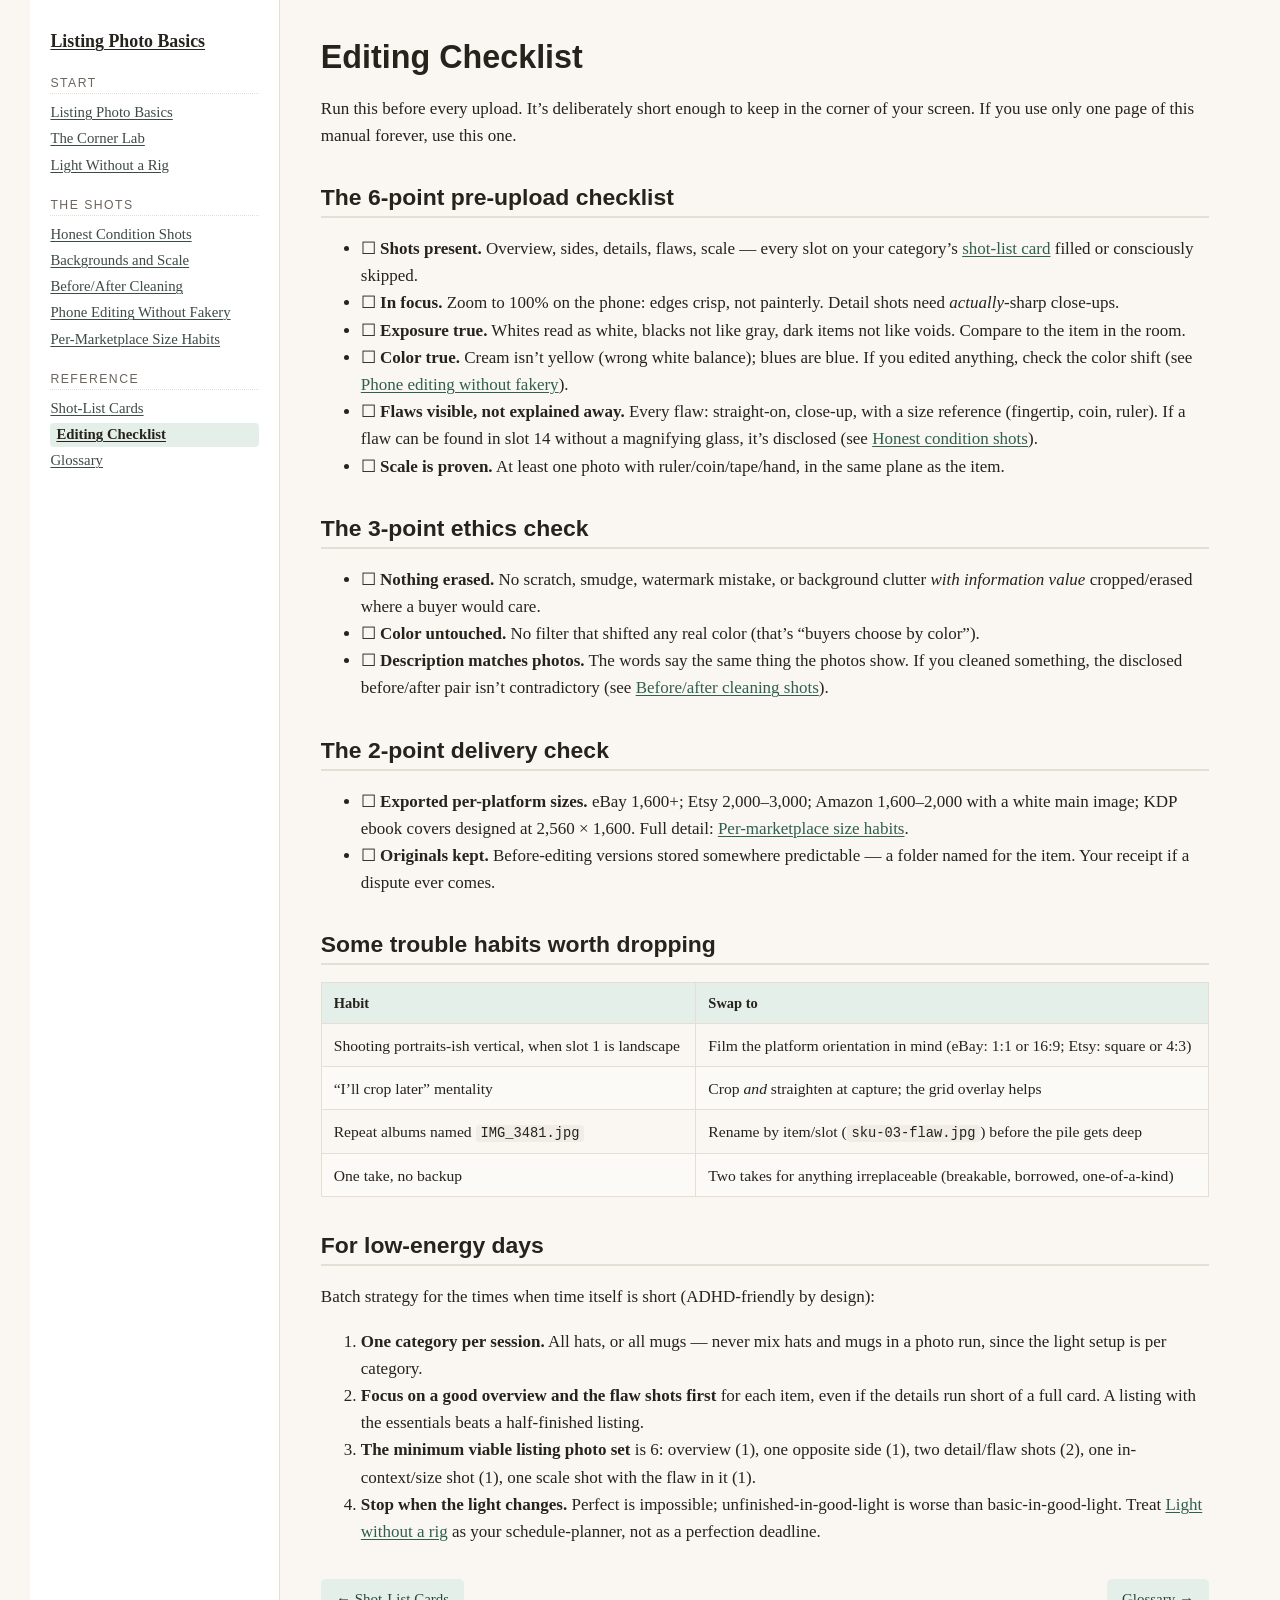
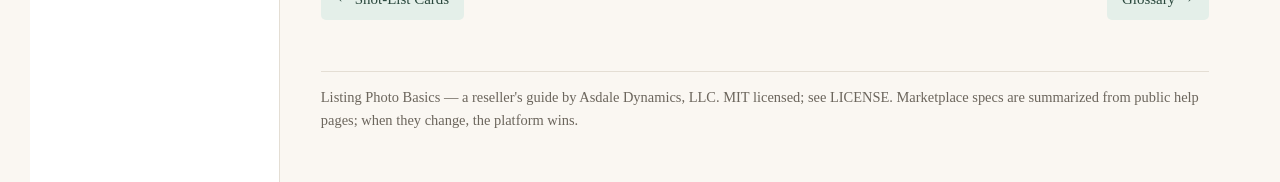
<file: site/09-editing-checklist.html>
<!DOCTYPE html>
<html lang="en">
<head>
<meta charset="utf-8">
<meta name="viewport" content="width=device-width, initial-scale=1">
<title>Editing Checklist — Listing Photo Basics</title>
<meta name="description" content="Small-business manual for resale listing photos that sell: light without a rig, honest condition shots, phone editing without fakery, and per-marketplace size habits.">
<link rel="stylesheet" href="style.css">
</head>
<body>
<div class="layout">
<nav class="sidebar">
<a class="site-title" href="index.html">Listing Photo Basics</a>
<h2 class="sec">Start</h2>
<ul>
<li><a href="index.html">Listing Photo Basics</a></li>
<li><a href="01-corner-lab.html">The Corner Lab</a></li>
<li><a href="02-light.html">Light Without a Rig</a></li>
</ul>
<h2 class="sec">The Shots</h2>
<ul>
<li><a href="03-condition.html">Honest Condition Shots</a></li>
<li><a href="04-backgrounds.html">Backgrounds and Scale</a></li>
<li><a href="05-cleaning.html">Before/After Cleaning</a></li>
<li><a href="06-editing.html">Phone Editing Without Fakery</a></li>
<li><a href="07-marketplaces.html">Per-Marketplace Size Habits</a></li>
</ul>
<h2 class="sec">Reference</h2>
<ul>
<li><a href="08-shot-lists.html">Shot-List Cards</a></li>
<li><a class="current" href="09-editing-checklist.html">Editing Checklist</a></li>
<li><a href="10-glossary.html">Glossary</a></li>
</ul>
</nav>
<main>
<article>
<h1>Editing Checklist</h1>
<p>Run this before every upload. It&rsquo;s deliberately short enough to keep in the corner of your screen. If you use only one page of this manual forever, use this one.</p>
<h2>The 6-point pre-upload checklist</h2>
<ul>
<li>☐ <strong>Shots present.</strong> Overview, sides, details, flaws, scale — every slot on your category&rsquo;s <a href="08-shot-lists.html">shot-list card</a> filled or consciously skipped.</li>
<li>☐ <strong>In focus.</strong> Zoom to 100% on the phone: edges crisp, not painterly. Detail shots need <em>actually</em>-sharp close-ups.</li>
<li>☐ <strong>Exposure true.</strong> Whites read as white, blacks not like gray, dark items not like voids. Compare to the item in the room.</li>
<li>☐ <strong>Color true.</strong> Cream isn&rsquo;t yellow (wrong white balance); blues are blue. If you edited anything, check the color shift (see <a href="06-editing.html">Phone editing without fakery</a>).</li>
<li>☐ <strong>Flaws visible, not explained away.</strong> Every flaw: straight-on, close-up, with a size reference (fingertip, coin, ruler). If a flaw can be found in slot 14 without a magnifying glass, it&rsquo;s disclosed (see <a href="03-condition.html">Honest condition shots</a>).</li>
<li>☐ <strong>Scale is proven.</strong> At least one photo with ruler/coin/tape/hand, in the same plane as the item.</li>
</ul>
<h2>The 3-point ethics check</h2>
<ul>
<li>☐ <strong>Nothing erased.</strong> No scratch, smudge, watermark mistake, or background clutter <em>with information value</em> cropped/erased where a buyer would care.</li>
<li>☐ <strong>Color untouched.</strong> No filter that shifted any real color (that&rsquo;s &ldquo;buyers choose by color&rdquo;).</li>
<li>☐ <strong>Description matches photos.</strong> The words say the same thing the photos show. If you cleaned something, the disclosed before/after pair isn&rsquo;t contradictory (see <a href="05-cleaning.html">Before/after cleaning shots</a>).</li>
</ul>
<h2>The 2-point delivery check</h2>
<ul>
<li>☐ <strong>Exported per-platform sizes.</strong> eBay 1,600+; Etsy 2,000–3,000; Amazon 1,600–2,000 with a white main image; KDP ebook covers designed at 2,560 × 1,600. Full detail: <a href="07-marketplaces.html">Per-marketplace size habits</a>.</li>
<li>☐ <strong>Originals kept.</strong> Before-editing versions stored somewhere predictable — a folder named for the item. Your receipt if a dispute ever comes.</li>
</ul>
<h2>Some trouble habits worth dropping</h2>
<table>
<thead>
<tr>
<th>Habit</th>
<th>Swap to</th>
</tr>
</thead>
<tbody>
<tr>
<td>Shooting portraits-ish vertical, when slot 1 is landscape</td>
<td>Film the platform orientation in mind (eBay: 1:1 or 16:9; Etsy: square or 4:3)</td>
</tr>
<tr>
<td>&ldquo;I&rsquo;ll crop later&rdquo; mentality</td>
<td>Crop <em>and</em> straighten at capture; the grid overlay helps</td>
</tr>
<tr>
<td>Repeat albums named <code>IMG_3481.jpg</code></td>
<td>Rename by item/slot (<code>sku-03-flaw.jpg</code>) before the pile gets deep</td>
</tr>
<tr>
<td>One take, no backup</td>
<td>Two takes for anything irreplaceable (breakable, borrowed, one-of-a-kind)</td>
</tr>
</tbody>
</table>
<h2>For low-energy days</h2>
<p>Batch strategy for the times when time itself is short (ADHD-friendly by design):</p>
<ol>
<li><strong>One category per session.</strong> All hats, or all mugs — never mix hats and mugs in a photo run, since the light setup is per category.</li>
<li><strong>Focus on a good overview and the flaw shots first</strong> for each item, even if the details run short of a full card. A listing with the essentials beats a half-finished listing.</li>
<li><strong>The minimum viable listing photo set</strong> is 6: overview (1), one opposite side (1), two detail/flaw shots (2), one in-context/size shot (1), one scale shot with the flaw in it (1).</li>
<li><strong>Stop when the light changes.</strong> Perfect is impossible; unfinished-in-good-light is worse than basic-in-good-light. Treat <a href="02-light.html">Light without a rig</a> as your schedule-planner, not as a perfection deadline.</li>
</ol>
</article>
<nav class="pager">
<a href="08-shot-lists.html">&larr; Shot-List Cards</a>
<a href="10-glossary.html">Glossary &rarr;</a>
</nav>
<div class="pagefooter">Listing Photo Basics — a reseller&#x27;s guide by Asdale Dynamics, LLC. MIT licensed; see LICENSE. Marketplace specs are summarized from public help pages; when they change, the platform wins.</div>
</main>
</div>
</body>
</html>
</file>
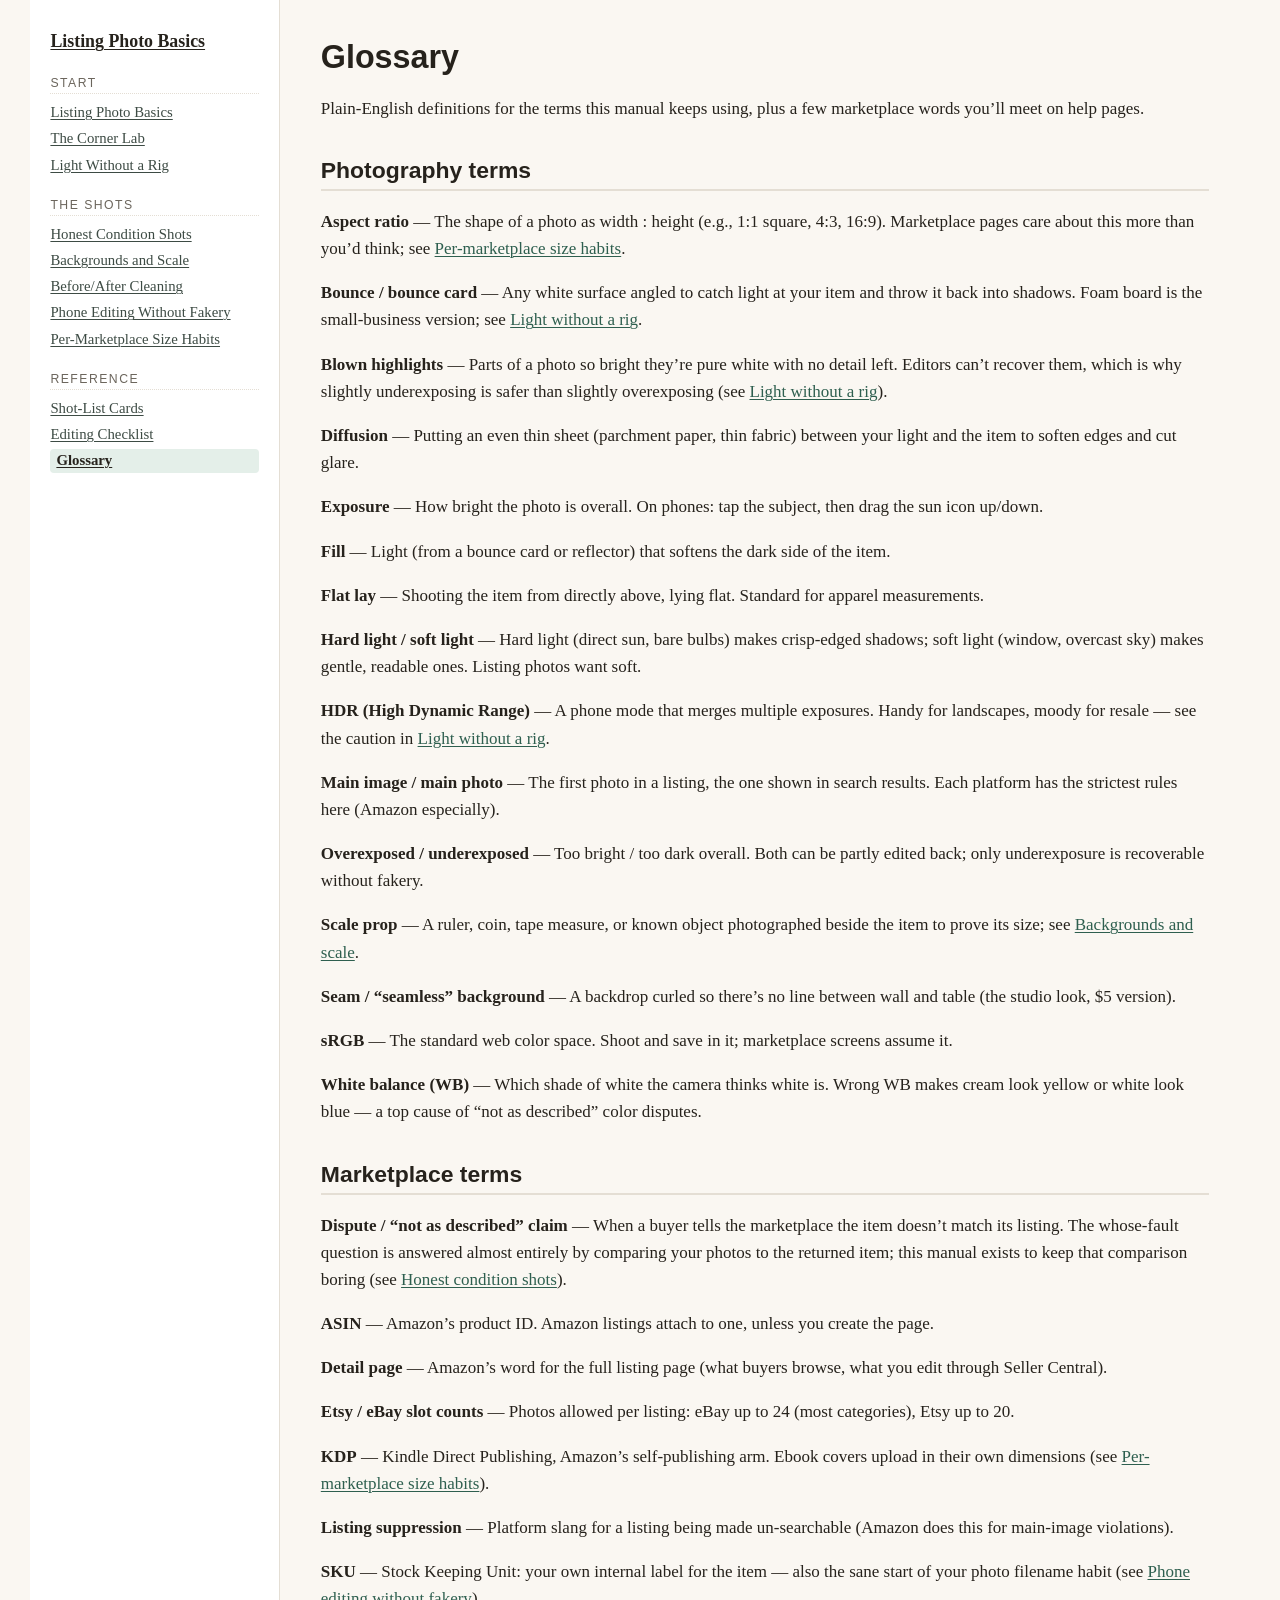
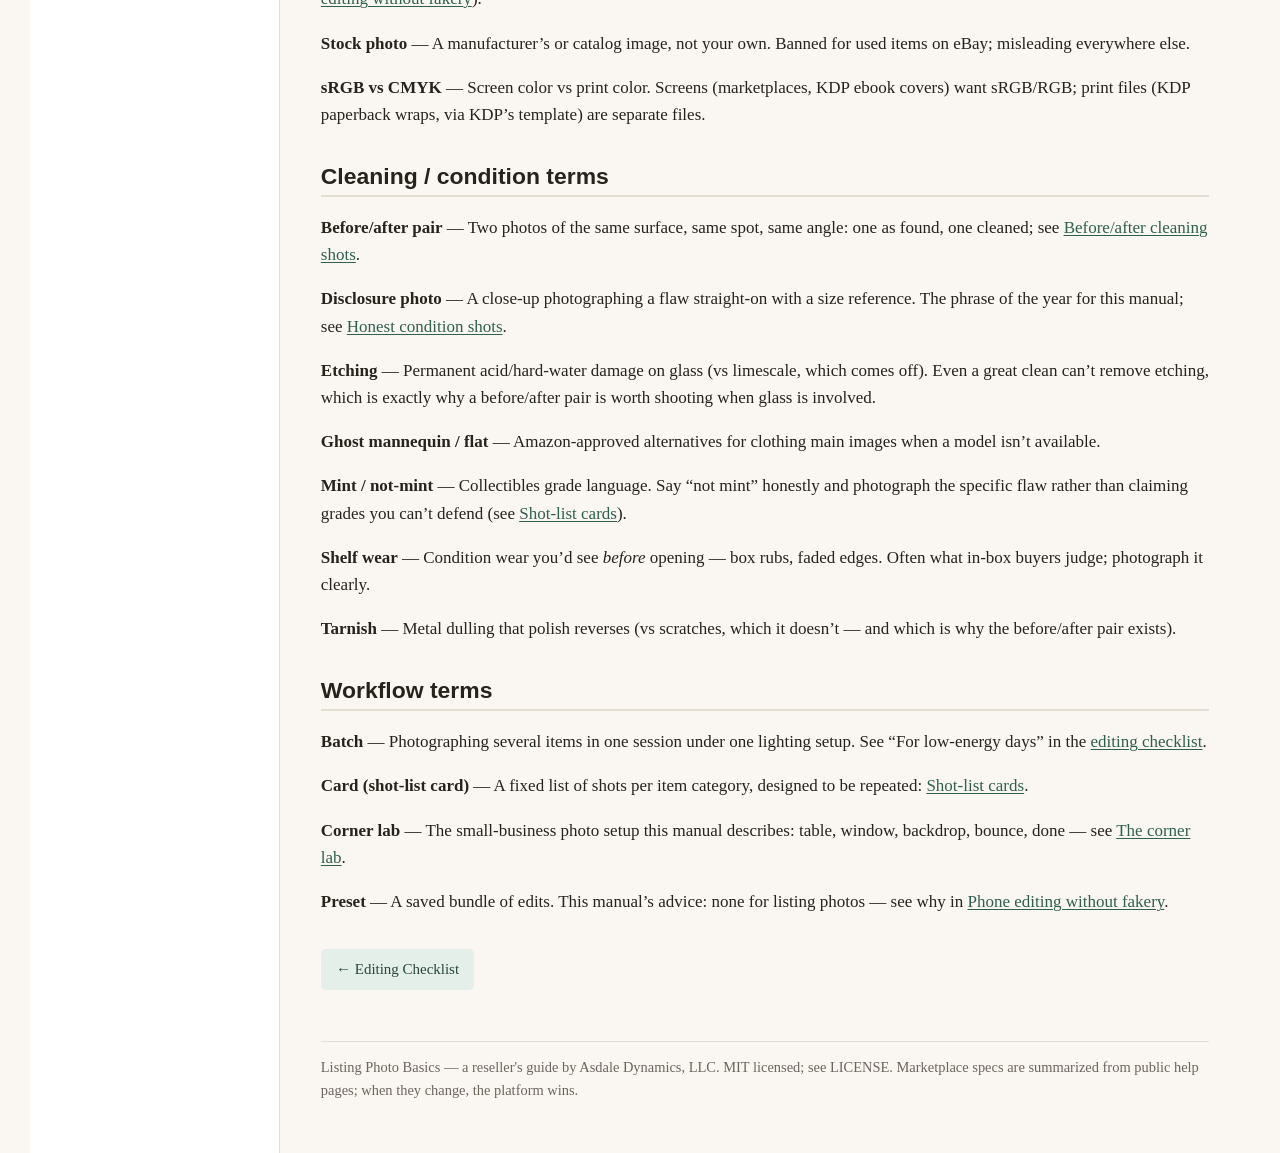
<file: site/10-glossary.html>
<!DOCTYPE html>
<html lang="en">
<head>
<meta charset="utf-8">
<meta name="viewport" content="width=device-width, initial-scale=1">
<title>Glossary — Listing Photo Basics</title>
<meta name="description" content="Small-business manual for resale listing photos that sell: light without a rig, honest condition shots, phone editing without fakery, and per-marketplace size habits.">
<link rel="stylesheet" href="style.css">
</head>
<body>
<div class="layout">
<nav class="sidebar">
<a class="site-title" href="index.html">Listing Photo Basics</a>
<h2 class="sec">Start</h2>
<ul>
<li><a href="index.html">Listing Photo Basics</a></li>
<li><a href="01-corner-lab.html">The Corner Lab</a></li>
<li><a href="02-light.html">Light Without a Rig</a></li>
</ul>
<h2 class="sec">The Shots</h2>
<ul>
<li><a href="03-condition.html">Honest Condition Shots</a></li>
<li><a href="04-backgrounds.html">Backgrounds and Scale</a></li>
<li><a href="05-cleaning.html">Before/After Cleaning</a></li>
<li><a href="06-editing.html">Phone Editing Without Fakery</a></li>
<li><a href="07-marketplaces.html">Per-Marketplace Size Habits</a></li>
</ul>
<h2 class="sec">Reference</h2>
<ul>
<li><a href="08-shot-lists.html">Shot-List Cards</a></li>
<li><a href="09-editing-checklist.html">Editing Checklist</a></li>
<li><a class="current" href="10-glossary.html">Glossary</a></li>
</ul>
</nav>
<main>
<article>
<h1>Glossary</h1>
<p>Plain-English definitions for the terms this manual keeps using, plus a few marketplace words you&rsquo;ll meet on help pages.</p>
<h2>Photography terms</h2>
<p><strong>Aspect ratio</strong> — The shape of a photo as width : height (e.g., 1:1 square, 4:3, 16:9). Marketplace pages care about this more than you&rsquo;d think; see <a href="07-marketplaces.html">Per-marketplace size habits</a>.</p>
<p><strong>Bounce / bounce card</strong> — Any white surface angled to catch light at your item and throw it back into shadows. Foam board is the small-business version; see <a href="02-light.html">Light without a rig</a>.</p>
<p><strong>Blown highlights</strong> — Parts of a photo so bright they&rsquo;re pure white with no detail left. Editors can&rsquo;t recover them, which is why slightly underexposing is safer than slightly overexposing (see <a href="02-light.html">Light without a rig</a>).</p>
<p><strong>Diffusion</strong> — Putting an even thin sheet (parchment paper, thin fabric) between your light and the item to soften edges and cut glare.</p>
<p><strong>Exposure</strong> — How bright the photo is overall. On phones: tap the subject, then drag the sun icon up/down.</p>
<p><strong>Fill</strong> — Light (from a bounce card or reflector) that softens the dark side of the item.</p>
<p><strong>Flat lay</strong> — Shooting the item from directly above, lying flat. Standard for apparel measurements.</p>
<p><strong>Hard light / soft light</strong> — Hard light (direct sun, bare bulbs) makes crisp-edged shadows; soft light (window, overcast sky) makes gentle, readable ones. Listing photos want soft.</p>
<p><strong>HDR (High Dynamic Range)</strong> — A phone mode that merges multiple exposures. Handy for landscapes, moody for resale — see the caution in <a href="02-light.html">Light without a rig</a>.</p>
<p><strong>Main image / main photo</strong> — The first photo in a listing, the one shown in search results. Each platform has the strictest rules here (Amazon especially).</p>
<p><strong>Overexposed / underexposed</strong> — Too bright / too dark overall. Both can be partly edited back; only underexposure is recoverable without fakery.</p>
<p><strong>Scale prop</strong> — A ruler, coin, tape measure, or known object photographed beside the item to prove its size; see <a href="04-backgrounds.html">Backgrounds and scale</a>.</p>
<p><strong>Seam / &ldquo;seamless&rdquo; background</strong> — A backdrop curled so there&rsquo;s no line between wall and table (the studio look, $5 version).</p>
<p><strong>sRGB</strong> — The standard web color space. Shoot and save in it; marketplace screens assume it.</p>
<p><strong>White balance (WB)</strong> — Which shade of white the camera thinks white is. Wrong WB makes cream look yellow or white look blue — a top cause of &ldquo;not as described&rdquo; color disputes.</p>
<h2>Marketplace terms</h2>
<p><strong>Dispute / &ldquo;not as described&rdquo; claim</strong> — When a buyer tells the marketplace the item doesn&rsquo;t match its listing. The whose-fault question is answered almost entirely by comparing your photos to the returned item; this manual exists to keep that comparison boring (see <a href="03-condition.html">Honest condition shots</a>).</p>
<p><strong>ASIN</strong> — Amazon&rsquo;s product ID. Amazon listings attach to one, unless you create the page.</p>
<p><strong>Detail page</strong> — Amazon&rsquo;s word for the full listing page (what buyers browse, what you edit through Seller Central).</p>
<p><strong>Etsy / eBay slot counts</strong> — Photos allowed per listing: eBay up to 24 (most categories), Etsy up to 20.</p>
<p><strong>KDP</strong> — Kindle Direct Publishing, Amazon&rsquo;s self-publishing arm. Ebook covers upload in their own dimensions (see <a href="07-marketplaces.html">Per-marketplace size habits</a>).</p>
<p><strong>Listing suppression</strong> — Platform slang for a listing being made un-searchable (Amazon does this for main-image violations).</p>
<p><strong>SKU</strong> — Stock Keeping Unit: your own internal label for the item — also the sane start of your photo filename habit (see <a href="06-editing.html">Phone editing without fakery</a>).</p>
<p><strong>Stock photo</strong> — A manufacturer&rsquo;s or catalog image, not your own. Banned for used items on eBay; misleading everywhere else.</p>
<p><strong>sRGB vs CMYK</strong> — Screen color vs print color. Screens (marketplaces, KDP ebook covers) want sRGB/RGB; print files (KDP paperback wraps, via KDP&rsquo;s template) are separate files.</p>
<h2>Cleaning / condition terms</h2>
<p><strong>Before/after pair</strong> — Two photos of the same surface, same spot, same angle: one as found, one cleaned; see <a href="05-cleaning.html">Before/after cleaning shots</a>.</p>
<p><strong>Disclosure photo</strong> — A close-up photographing a flaw straight-on with a size reference. The phrase of the year for this manual; see <a href="03-condition.html">Honest condition shots</a>.</p>
<p><strong>Etching</strong> — Permanent acid/hard-water damage on glass (vs limescale, which comes off). Even a great clean can&rsquo;t remove etching, which is exactly why a before/after pair is worth shooting when glass is involved.</p>
<p><strong>Ghost mannequin / flat</strong> — Amazon-approved alternatives for clothing main images when a model isn&rsquo;t available.</p>
<p><strong>Mint / not-mint</strong> — Collectibles grade language. Say &ldquo;not mint&rdquo; honestly and photograph the specific flaw rather than claiming grades you can&rsquo;t defend (see <a href="08-shot-lists.html">Shot-list cards</a>).</p>
<p><strong>Shelf wear</strong> — Condition wear you&rsquo;d see <em>before</em> opening — box rubs, faded edges. Often what in-box buyers judge; photograph it clearly.</p>
<p><strong>Tarnish</strong> — Metal dulling that polish reverses (vs scratches, which it doesn&rsquo;t — and which is why the before/after pair exists).</p>
<h2>Workflow terms</h2>
<p><strong>Batch</strong> — Photographing several items in one session under one lighting setup. See &ldquo;For low-energy days&rdquo; in the <a href="09-editing-checklist.html">editing checklist</a>.</p>
<p><strong>Card (shot-list card)</strong> — A fixed list of shots per item category, designed to be repeated: <a href="08-shot-lists.html">Shot-list cards</a>.</p>
<p><strong>Corner lab</strong> — The small-business photo setup this manual describes: table, window, backdrop, bounce, done — see <a href="01-corner-lab.html">The corner lab</a>.</p>
<p><strong>Preset</strong> — A saved bundle of edits. This manual&rsquo;s advice: none for listing photos — see why in <a href="06-editing.html">Phone editing without fakery</a>.</p>
</article>
<nav class="pager">
<a href="09-editing-checklist.html">&larr; Editing Checklist</a>
<span></span>
</nav>
<div class="pagefooter">Listing Photo Basics — a reseller&#x27;s guide by Asdale Dynamics, LLC. MIT licensed; see LICENSE. Marketplace specs are summarized from public help pages; when they change, the platform wins.</div>
</main>
</div>
</body>
</html>
</file>
<file: site/style.css>
:root {
  --ink: #26221c; --muted: #6b655c; --paper: #faf7f2; --card: #fff;
  --accent: #2e5f4f; --accent-soft: #e4efe9; --line: #e4ded4; --code-bg: #f1ede6;
}
* { box-sizing: border-box; }
html { font-size: 17px; }
body { margin: 0; font-family: Georgia, 'Times New Roman', serif;
  line-height: 1.6; color: var(--ink); background: var(--paper); }
a { color: var(--accent); text-decoration-thickness: 1px; text-underline-offset: 2px; }
h1, h2, h3, h4 { font-family: 'Gill Sans', 'Gill Sans MT', Verdana, sans-serif; line-height: 1.25; }
h1 { font-size: 1.9rem; margin: 0.2rem 0 1rem; }
h2 { font-size: 1.35rem; margin: 2rem 0 0.6rem; border-bottom: 2px solid var(--line); padding-bottom: 0.25rem; }
h3 { font-size: 1.1rem; margin: 1.5rem 0 0.4rem; }
.layout { display: flex; min-height: 100vh; max-width: 1220px; margin: 0 auto; }
nav.sidebar { flex: 0 0 250px; padding: 1.6rem 1.2rem; border-right: 1px solid var(--line);
  background: var(--card); }
nav.sidebar .site-title { font-size: 1.05rem; font-weight: 700; color: var(--ink);
  display: block; margin-bottom: 1rem; }
nav.sidebar h2.sec { font-size: 0.72rem; text-transform: uppercase; letter-spacing: 0.12em;
  color: var(--muted); font-weight: normal; margin: 1.2rem 0 0.4rem;
  border-bottom: 1px dotted var(--line); padding-bottom: 2px; }
nav.sidebar ul { list-style: none; margin: 0; padding: 0; }
nav.sidebar li { margin: 0.15rem 0; }
nav.sidebar a { display: block; font-size: 0.87rem; color: #3d4b44; font-family: Georgia, serif; }
nav.sidebar a:hover { color: var(--accent); }
nav.sidebar a.current { background: var(--accent-soft); color: var(--ink); font-weight: 700;
  border-radius: 4px; padding-left: 6px; }
main { flex: 1; padding: 2rem 2.4rem 3rem; max-width: 63rem; }
.pagefooter { margin-top: 3rem; padding-top: 0.8rem; border-top: 1px solid var(--line);
  font-size: 0.85rem; color: var(--muted); }
table { border-collapse: collapse; width: 100%; margin: 1rem 0; font-size: 0.92rem; }
th, td { text-align: left; vertical-align: top; padding: 0.5rem 0.7rem; border: 1px solid var(--line); }
th { background: var(--accent-soft); font-size: 0.85rem; }
tr:nth-child(even) td { background: #fbfaf6; }
code { background: var(--code-bg); border-radius: 3px; padding: 0.1em 0.35em;
  font-size: 0.88em; font-family: Consolas, Menlo, monospace; }
pre { overflow-x: auto; background: var(--code-bg); padding: 0.9rem; border-radius: 6px; }
pre code { background: none; padding: 0; }
blockquote { border-left: 4px solid var(--accent-soft); margin-left: 0; padding: 0.1rem 1rem; color: #42403c; }
hr { border: none; border-top: 1px solid var(--line); margin: 2rem 0; }
nav.pager { display: flex; justify-content: space-between; font-size: 0.88rem; margin-top: 2rem; }
nav.pager a { padding: 0.5rem 0.9rem; background: var(--accent-soft); border-radius: 5px;
  text-decoration: none; color: #29473c; }
nav.pager a:hover { background: #d6e6dd; }
@media (max-width: 880px) {
  .layout { flex-direction: column; }
  nav.sidebar { border-right: none; border-bottom: 1px solid var(--line); }
  main { padding: 1.4rem 1.2rem 2.4rem; }
  html { font-size: 16px; }
}
</file>
